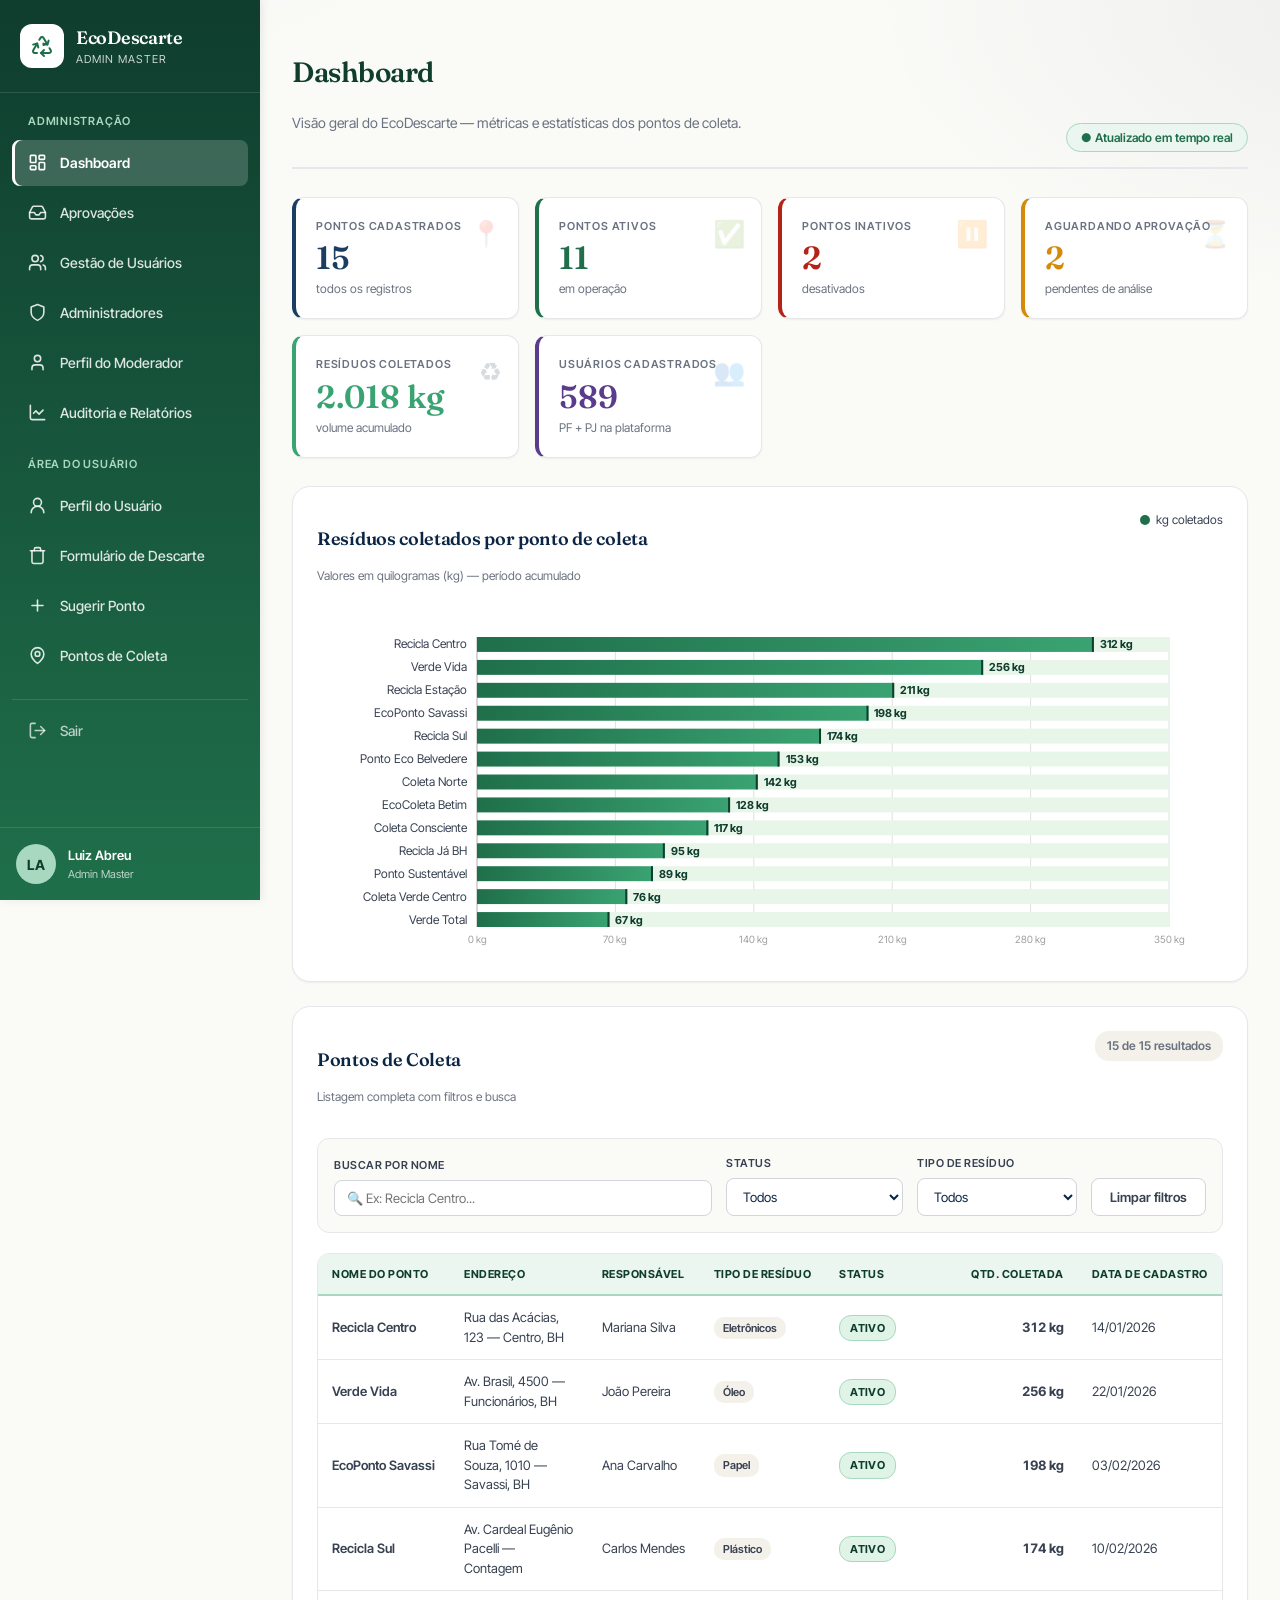
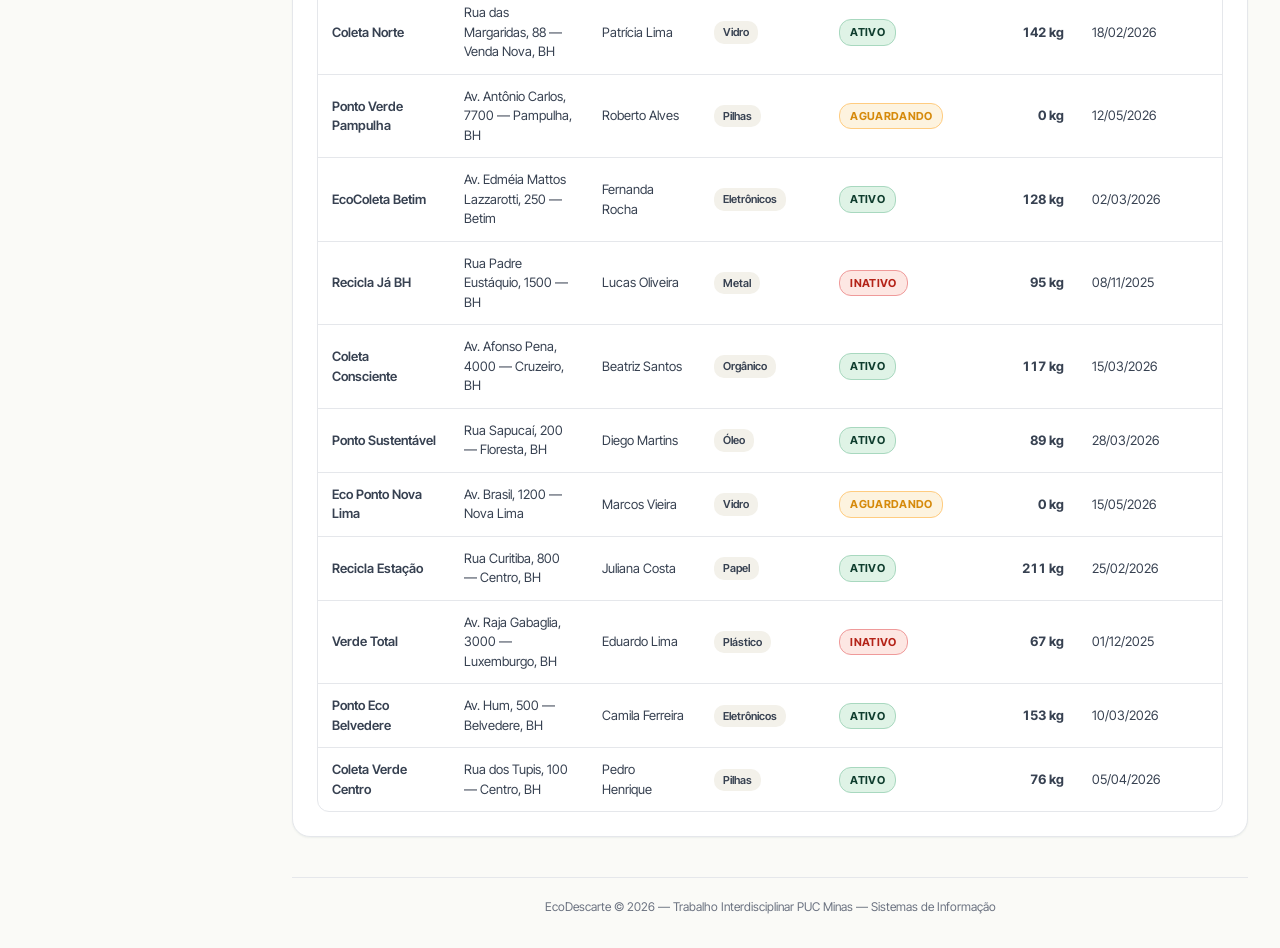
<file: index.html>
<!DOCTYPE html>
<html lang="pt-BR">
<head>
  <meta charset="UTF-8" />
  <meta name="viewport" content="width=device-width, initial-scale=1.0" />
  <title>EcoDescarte — Dashboard do Administrador Master</title>

  <!-- Tipografia: Fraunces (display) + Inter Tight (corpo) -->
  <link rel="preconnect" href="https://fonts.googleapis.com" />
  <link rel="preconnect" href="https://fonts.gstatic.com" crossorigin />
  <link
    href="https://fonts.googleapis.com/css2?family=Fraunces:opsz,wght@9..144,500;9..144,600;9..144,700&family=Inter+Tight:wght@400;500;600;700&display=swap"
    rel="stylesheet"
  />

  <!-- Identidade visual compartilhada + estilos da tela -->
  <link rel="stylesheet" href="assets/css/tokens.css" />
  <link rel="stylesheet" href="assets/css/dashboard.css" />
</head>
<body>

  <!-- Botão hambúrguer (mobile) -->
  <button id="btn-menu" class="btn-menu" aria-label="Abrir menu">
    <span></span><span></span><span></span>
  </button>

  <div class="layout">

    <!-- ============ MENU LATERAL ============ -->
    <aside class="sidebar" id="sidebar">
      <div class="brand">
        <div class="brand-logo" aria-hidden="true">
          <svg viewBox="0 0 24 24" fill="none" stroke="currentColor" stroke-width="2" stroke-linecap="round" stroke-linejoin="round">
            <path d="M7 19H4.815a1.83 1.83 0 0 1-1.57-.881 1.785 1.785 0 0 1-.004-1.784L7.196 9.5"/>
            <path d="M11 19h8.203a1.83 1.83 0 0 0 1.556-.89 1.784 1.784 0 0 0 0-1.775l-1.226-2.12"/>
            <path d="m14 16-3 3 3 3"/>
            <path d="M8.293 13.596 7.196 9.5 3.1 10.598"/>
            <path d="m9.344 5.811 1.093-1.892A1.83 1.83 0 0 1 12.001 3a1.78 1.78 0 0 1 1.564.908l3.392 5.8-3.598 1.225"/>
            <path d="m13.378 9.633 4.096 1.098 1.097-4.096"/>
          </svg>
        </div>
        <div>
          <div class="brand-name">EcoDescarte</div>
          <div class="brand-sub">Admin Master</div>
        </div>
      </div>

      <nav class="menu" aria-label="Navegação principal">
        <span class="menu-label">Administração</span>
        <a href="index.html" class="menu-item active" data-view="dashboard">
          <span class="menu-icon" aria-hidden="true">
            <svg viewBox="0 0 24 24" fill="none" stroke="currentColor" stroke-width="2" stroke-linecap="round" stroke-linejoin="round"><rect width="7" height="9" x="3" y="3" rx="1"/><rect width="7" height="5" x="14" y="3" rx="1"/><rect width="7" height="9" x="14" y="12" rx="1"/><rect width="7" height="5" x="3" y="16" rx="1"/></svg>
          </span> Dashboard
        </a>
        <a href="aprovacoes.html" class="menu-item" data-view="solicitacoes">
          <span class="menu-icon" aria-hidden="true">
            <svg viewBox="0 0 24 24" fill="none" stroke="currentColor" stroke-width="2" stroke-linecap="round" stroke-linejoin="round"><path d="M22 12h-6l-2 3h-4l-2-3H2"/><path d="M5.45 5.11 2 12v6a2 2 0 0 0 2 2h16a2 2 0 0 0 2-2v-6l-3.45-6.89A2 2 0 0 0 16.76 4H7.24a2 2 0 0 0-1.79 1.11z"/></svg>
          </span> Aprovações
        </a>
        <a href="gestao-usuarios.html" class="menu-item" data-view="usuarios">
          <span class="menu-icon" aria-hidden="true">
            <svg viewBox="0 0 24 24" fill="none" stroke="currentColor" stroke-width="2" stroke-linecap="round" stroke-linejoin="round"><path d="M16 21v-2a4 4 0 0 0-4-4H6a4 4 0 0 0-4 4v2"/><circle cx="9" cy="7" r="4"/><path d="M22 21v-2a4 4 0 0 0-3-3.87"/><path d="M16 3.13a4 4 0 0 1 0 7.75"/></svg>
          </span> Gestão de Usuários
        </a>
        <a href="gestao-administradores.html" class="menu-item" data-view="administradores">
          <span class="menu-icon" aria-hidden="true">
            <svg viewBox="0 0 24 24" fill="none" stroke="currentColor" stroke-width="2" stroke-linecap="round" stroke-linejoin="round"><path d="M12 22s8-4 8-10V5l-8-3-8 3v7c0 6 8 10 8 10z"/></svg>
          </span> Administradores
        </a>
        <a href="perfil-moderador.html" class="menu-item" data-view="perfil-moderador">
          <span class="menu-icon" aria-hidden="true">
            <svg viewBox="0 0 24 24" fill="none" stroke="currentColor" stroke-width="2" stroke-linecap="round" stroke-linejoin="round"><path d="M19 21v-2a4 4 0 0 0-4-4H9a4 4 0 0 0-4 4v2"/><circle cx="12" cy="7" r="4"/></svg>
          </span> Perfil do Moderador
        </a>
        <a href="auditoria.html" class="menu-item" data-view="relatorios">
          <span class="menu-icon" aria-hidden="true">
            <svg viewBox="0 0 24 24" fill="none" stroke="currentColor" stroke-width="2" stroke-linecap="round" stroke-linejoin="round"><path d="M3 3v16a2 2 0 0 0 2 2h16"/><path d="m19 9-5 5-4-4-3 3"/></svg>
          </span> Auditoria e Relatórios
        </a>

        <span class="menu-label">Área do Usuário</span>
        <a href="perfil-usuario.html" class="menu-item" data-view="perfil-usuario">
          <span class="menu-icon" aria-hidden="true">
            <svg viewBox="0 0 24 24" fill="none" stroke="currentColor" stroke-width="2" stroke-linecap="round" stroke-linejoin="round"><circle cx="12" cy="8" r="5"/><path d="M20 21a8 8 0 0 0-16 0"/></svg>
          </span> Perfil do Usuário
        </a>
        <a href="formulario-descarte.html" class="menu-item" data-view="descartar">
          <span class="menu-icon" aria-hidden="true">
            <svg viewBox="0 0 24 24" fill="none" stroke="currentColor" stroke-width="2" stroke-linecap="round" stroke-linejoin="round"><path d="M3 6h18"/><path d="M19 6v14a2 2 0 0 1-2 2H7a2 2 0 0 1-2-2V6"/><path d="M8 6V4a2 2 0 0 1 2-2h4a2 2 0 0 1 2 2v2"/></svg>
          </span> Formulário de Descarte
        </a>
        <a href="formulario-sugestao.html" class="menu-item" data-view="sugerir">
          <span class="menu-icon" aria-hidden="true">
            <svg viewBox="0 0 24 24" fill="none" stroke="currentColor" stroke-width="2" stroke-linecap="round" stroke-linejoin="round"><path d="M12 5v14"/><path d="M5 12h14"/></svg>
          </span> Sugerir Ponto
        </a>
        <a href="pontos-coleta.html" class="menu-item" data-view="pontos">
          <span class="menu-icon" aria-hidden="true">
            <svg viewBox="0 0 24 24" fill="none" stroke="currentColor" stroke-width="2" stroke-linecap="round" stroke-linejoin="round"><path d="M20 10c0 6-8 12-8 12s-8-6-8-12a8 8 0 0 1 16 0Z"/><circle cx="12" cy="10" r="3"/></svg>
          </span> Pontos de Coleta
        </a>

        <a href="#" class="menu-item sair" data-view="sair">
          <span class="menu-icon" aria-hidden="true">
            <svg viewBox="0 0 24 24" fill="none" stroke="currentColor" stroke-width="2" stroke-linecap="round" stroke-linejoin="round"><path d="M9 21H5a2 2 0 0 1-2-2V5a2 2 0 0 1 2-2h4"/><polyline points="16 17 21 12 16 7"/><line x1="21" x2="9" y1="12" y2="12"/></svg>
          </span> Sair
        </a>
      </nav>

      <div class="sidebar-footer">
        <div class="user-mini">
          <div class="user-avatar">LA</div>
          <div>
            <div class="user-name">Luiz Abreu</div>
            <div class="user-role">Admin Master</div>
          </div>
        </div>
      </div>
    </aside>

    <!-- Overlay (mobile) -->
    <div class="overlay" id="overlay"></div>

    <!-- ============ CONTEÚDO PRINCIPAL ============ -->
    <main class="main">

      <!-- Cabeçalho -->
      <header class="page-header">
        <div>
          <h1>Dashboard</h1>
          <p class="subtitle">Visão geral do EcoDescarte — métricas e estatísticas dos pontos de coleta.</p>
        </div>
        <div class="header-actions">
          <span class="badge-live">● Atualizado em tempo real</span>
        </div>
      </header>

      <!-- ============ CARDS DE MÉTRICAS ============ -->
      <section class="cards-grid" id="cards-grid" aria-label="Cards de métricas">
        <!-- Preenchido via JS -->
      </section>

      <!-- ============ GRÁFICO ============ -->
      <section class="card chart-card">
        <header class="card-head">
          <div>
            <h2>Resíduos coletados por ponto de coleta</h2>
            <p class="card-sub">Valores em quilogramas (kg) — período acumulado</p>
          </div>
          <div class="chart-legend">
            <span class="legend-dot"></span> kg coletados
          </div>
        </header>
        <div class="chart-wrapper">
          <canvas id="grafico-pontos" width="800" height="320" role="img"
                  aria-label="Gráfico de barras horizontais com o total de resíduos coletados por ponto de coleta"></canvas>
        </div>
      </section>

      <!-- ============ FILTROS + TABELA ============ -->
      <section class="card" id="pontos-coleta">
        <header class="card-head">
          <div>
            <h2>Pontos de Coleta</h2>
            <p class="card-sub">Listagem completa com filtros e busca</p>
          </div>
          <div class="result-counter">
            <span id="contador">0</span> de <span id="total">0</span> resultados
          </div>
        </header>

        <div class="filters">
          <div class="filter-group filter-search">
            <label for="busca">Buscar por nome</label>
            <input type="text" id="busca" placeholder="🔍 Ex: Recicla Centro..." autocomplete="off" />
          </div>
          <div class="filter-group">
            <label for="filtro-status">Status</label>
            <select id="filtro-status">
              <option value="">Todos</option>
              <option value="ativo">Ativo</option>
              <option value="inativo">Inativo</option>
              <option value="aguardando">Aguardando aprovação</option>
            </select>
          </div>
          <div class="filter-group">
            <label for="filtro-tipo">Tipo de resíduo</label>
            <select id="filtro-tipo">
              <option value="">Todos</option>
              <option value="Eletrônicos">Eletrônicos</option>
              <option value="Vidro">Vidro</option>
              <option value="Papel">Papel</option>
              <option value="Plástico">Plástico</option>
              <option value="Pilhas">Pilhas e baterias</option>
              <option value="Óleo">Óleo de cozinha</option>
              <option value="Orgânico">Orgânico</option>
              <option value="Metal">Metal</option>
            </select>
          </div>
          <button id="btn-limpar" class="btn-secondary">Limpar filtros</button>
        </div>

        <div class="table-wrapper">
          <table class="data-table">
            <thead>
              <tr>
                <th scope="col">Nome do Ponto</th>
                <th scope="col">Endereço</th>
                <th scope="col">Responsável</th>
                <th scope="col">Tipo de Resíduo</th>
                <th scope="col">Status</th>
                <th scope="col">Qtd. Coletada</th>
                <th scope="col">Data de Cadastro</th>
              </tr>
            </thead>
            <tbody id="tabela-pontos">
              <!-- preenchido via JS -->
            </tbody>
          </table>
          <div id="vazio" class="empty-state" style="display:none;">
            <p>🔍 Nenhum ponto encontrado com os filtros aplicados.</p>
          </div>
        </div>
      </section>

      <footer class="page-footer">
        EcoDescarte © 2026 — Trabalho Interdisciplinar PUC Minas — Sistemas de Informação
      </footer>
    </main>
  </div>

  <!-- Pilha de notificações (toasts) -->
  <div class="toast-stack" id="toast-stack" aria-live="polite" aria-atomic="true"></div>

  <script src="assets/js/dashboard.js"></script>
</body>
</html>
</file>
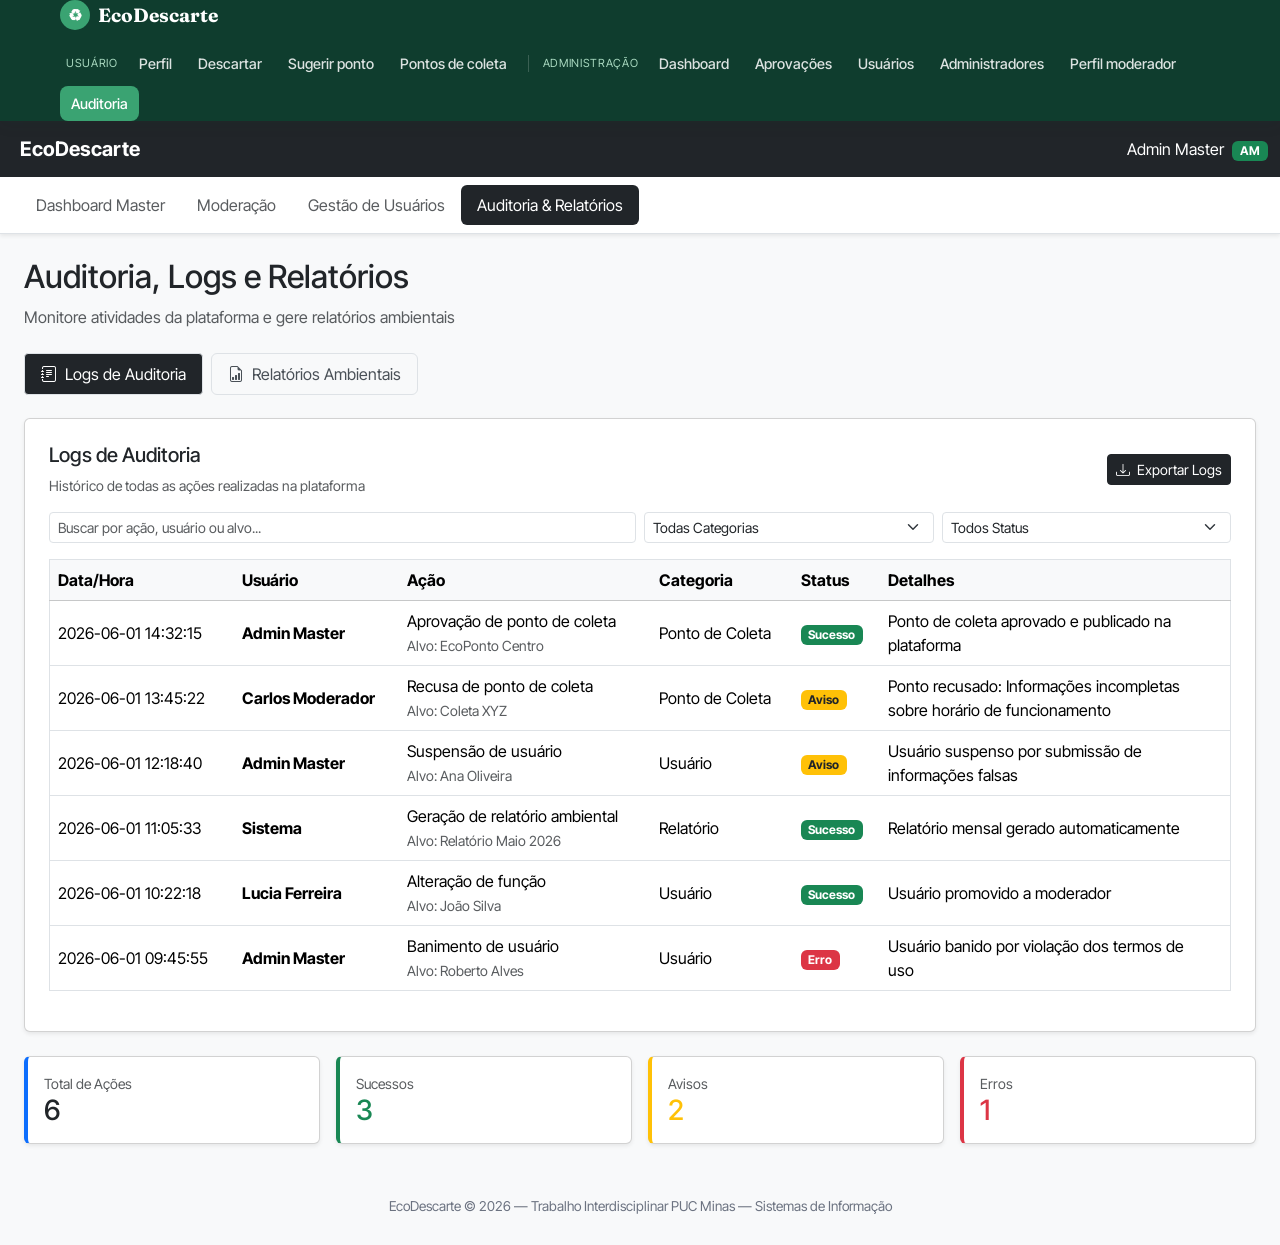
<file: auditoria.html>
<!DOCTYPE html>
<html lang="pt-BR">
<head>
  <meta charset="UTF-8" />
  <meta name="viewport" content="width=device-width, initial-scale=1.0" />
  <title>EcoDescarte — Auditoria, Logs e Relatórios</title>
  <link href="https://cdn.jsdelivr.net/npm/bootstrap@5.3.3/dist/css/bootstrap.min.css" rel="stylesheet" />
  <link rel="stylesheet" href="https://cdn.jsdelivr.net/npm/bootstrap-icons@1.11.2/font/bootstrap-icons.css" />
  <link rel="preconnect" href="https://fonts.googleapis.com" />
  <link rel="preconnect" href="https://fonts.gstatic.com" crossorigin />
  <link href="https://fonts.googleapis.com/css2?family=Fraunces:opsz,wght@9..144,500;9..144,600;9..144,700&family=Inter+Tight:wght@400;500;600;700&display=swap" rel="stylesheet" />
  <link rel="stylesheet" href="assets/css/tokens.css" />
  <link rel="stylesheet" href="assets/css/eco-nav.css" />
  <link rel="stylesheet" href="assets/css/auditoria.css" />
</head>
<body>
  <nav class="eco-topnav" aria-label="Navegação principal">
    <div class="eco-topnav__inner">
      <a class="eco-topnav__brand" href="index.html"><span class="eco-topnav__logo">♻</span> EcoDescarte</a>
      <button class="eco-topnav__toggle" aria-label="Abrir ou fechar menu" onclick="this.parentElement.querySelector('.eco-topnav__links').classList.toggle('is-open')">☰</button>
      <div class="eco-topnav__links">
        <span class="eco-topnav__group">Usuário</span>
        <a href="perfil-usuario.html">Perfil</a>
        <a href="formulario-descarte.html">Descartar</a>
        <a href="formulario-sugestao.html">Sugerir ponto</a>
        <a href="pontos-coleta.html">Pontos de coleta</a>
        <span class="eco-topnav__group">Administração</span>
        <a href="index.html">Dashboard</a>
        <a href="aprovacoes.html">Aprovações</a>
        <a href="gestao-usuarios.html">Usuários</a>
        <a href="gestao-administradores.html">Administradores</a>
        <a href="perfil-moderador.html">Perfil moderador</a>
        <a href="auditoria.html" class="is-active" aria-current="page">Auditoria</a>
      </div>
    </div>
  </nav>

    <nav class="navbar navbar-expand-lg navbar-dark bg-dark">
      <div class="container-fluid">
        <a class="navbar-brand d-flex align-items-center" href="index.html">
          <i class="bi bi-leaf text-success me-2"></i>
          <strong>EcoDescarte</strong>
        </a>
        <span class="navbar-text ms-auto text-white">
          Admin Master <span class="badge bg-success ms-1">AM</span>
        </span>
      </div>
    </nav>

    <div class="bg-white border-bottom shadow-sm mb-4">
      <div class="container-fluid">
        <ul class="nav p-2">
          <li class="nav-item">
            <a class="nav-link text-muted" href="index.html">Dashboard Master</a>
          </li>
          <li class="nav-item">
            <a class="nav-link text-muted" href="aprovacoes.html">Moderação</a>
          </li>
          <li class="nav-item">
            <a class="nav-link text-muted" href="gestao-usuarios.html">Gestão de Usuários</a>
          </li>
          <li class="nav-item">
            <a class="nav-link active bg-dark text-white rounded" href="auditoria.html"
              >Auditoria & Relatórios</a
            >
          </li>
        </ul>
      </div>
    </div>

    <div class="container-fluid px-4">
      <div class="mb-4">
        <h2>Auditoria, Logs e Relatórios</h2>
        <p class="text-muted">
          Monitore atividades da plataforma e gere relatórios ambientais
        </p>
      </div>

      <ul class="nav nav-tabs mb-4 border-0" id="AbasAbstratas" role="tablist">
        <li class="nav-item" role="presentation">
          <button
            class="nav-link active me-2 border btn btn-light"
            id="aba-logs-tab"
            data-bs-toggle="tab"
            data-bs-target="#aba-logs"
            type="button"
            role="tab"
          >
            <i class="bi bi-journal-text me-1"></i> Logs de Auditoria
          </button>
        </li>
        <li class="nav-item" role="presentation">
          <button
            class="nav-link border btn btn-light"
            id="aba-relatorios-tab"
            data-bs-toggle="tab"
            data-bs-target="#aba-relatorios"
            type="button"
            role="tab"
          >
            <i class="bi bi-file-earmark-bar-graph me-1"></i> Relatórios
            Ambientais
          </button>
        </li>
      </ul>

      <div class="tab-content" id="conteudoAbas">
        <div class="tab-pane fade show active" id="aba-logs" role="tabpanel">
          <div class="card p-4 shadow-sm mb-4">
            <div
              class="d-flex justify-content-between align-items-center mb-3 flex-wrap gap-2"
            >
              <div>
                <h5>Logs de Auditoria</h5>
                <p class="text-muted small m-0">
                  Histórico de todas as ações realizadas na plataforma
                </p>
              </div>
              <button
                class="btn btn-dark btn-sm"
                onclick="exportarMensagem('Logs')"
              >
                <i class="bi bi-download me-1"></i> Exportar Logs
              </button>
            </div>

            <div class="row g-2 mb-3">
              <div class="col-md-6">
                <input
                  type="text"
                  id="campo-busca"
                  class="form-control form-control-sm"
                  placeholder="Buscar por ação, usuário ou alvo..."
                  oninput="filtrarLogs()"
                />
              </div>
              <div class="col-md-3">
                <select class="form-select form-select-sm">
                  <option>Todas Categorias</option>
                </select>
              </div>
              <div class="col-md-3">
                <select class="form-select form-select-sm">
                  <option>Todos Status</option>
                </select>
              </div>
            </div>

            <div class="table-responsive">
              <table class="table table-hover align-middle border text-nowrap">
                <thead class="table-light">
                  <tr>
                    <th>Data/Hora</th>
                    <th>Usuário</th>
                    <th>Ação</th>
                    <th>Categoria</th>
                    <th>Status</th>
                    <th>Detalhes</th>
                  </tr>
                </thead>
                <tbody id="tabela-logs-corpo"></tbody>
              </table>
            </div>
          </div>

          <div class="row g-3 mb-4">
            <div class="col-md-3">
              <div class="card p-3 shadow-sm card-resumo">
                <div class="text-muted small">Total de Ações</div>
                <h3 id="total-acoes" class="m-0">0</h3>
              </div>
            </div>
            <div class="col-md-3">
              <div class="card p-3 shadow-sm card-resumo card-sucesso">
                <div class="text-muted small">Sucessos</div>
                <h3 id="total-sucessos" class="m-0 text-success">0</h3>
              </div>
            </div>
            <div class="col-md-3">
              <div class="card p-3 shadow-sm card-resumo card-aviso">
                <div class="text-muted small">Avisos</div>
                <h3 id="total-avisos" class="m-0 text-warning">0</h3>
              </div>
            </div>
            <div class="col-md-3">
              <div class="card p-3 shadow-sm card-resumo card-erro">
                <div class="text-muted small">Erros</div>
                <h3 id="total-erros" class="m-0 text-danger">0</h3>
              </div>
            </div>
          </div>
        </div>

        <div class="tab-pane fade" id="aba-relatorios" role="tabpanel">
          <div class="card p-4 shadow-sm mb-4">
            <h5>Relatórios Ambientais</h5>
            <p class="text-muted small mb-4">
              Impacto ambiental da plataforma e métricas de sustentabilidade
            </p>

            <div id="lista-relatorios" class="d-flex flex-column gap-4"></div>
          </div>
        </div>
      </div>
    </div>

    
    
  
  <footer class="eco-footer">EcoDescarte © 2026 — Trabalho Interdisciplinar PUC Minas — Sistemas de Informação</footer>

  <script src="https://cdn.jsdelivr.net/npm/bootstrap@5.3.3/dist/js/bootstrap.bundle.min.js"></script>
  <script src="assets/js/auditoria.js"></script>
</body>
</html>
</file>
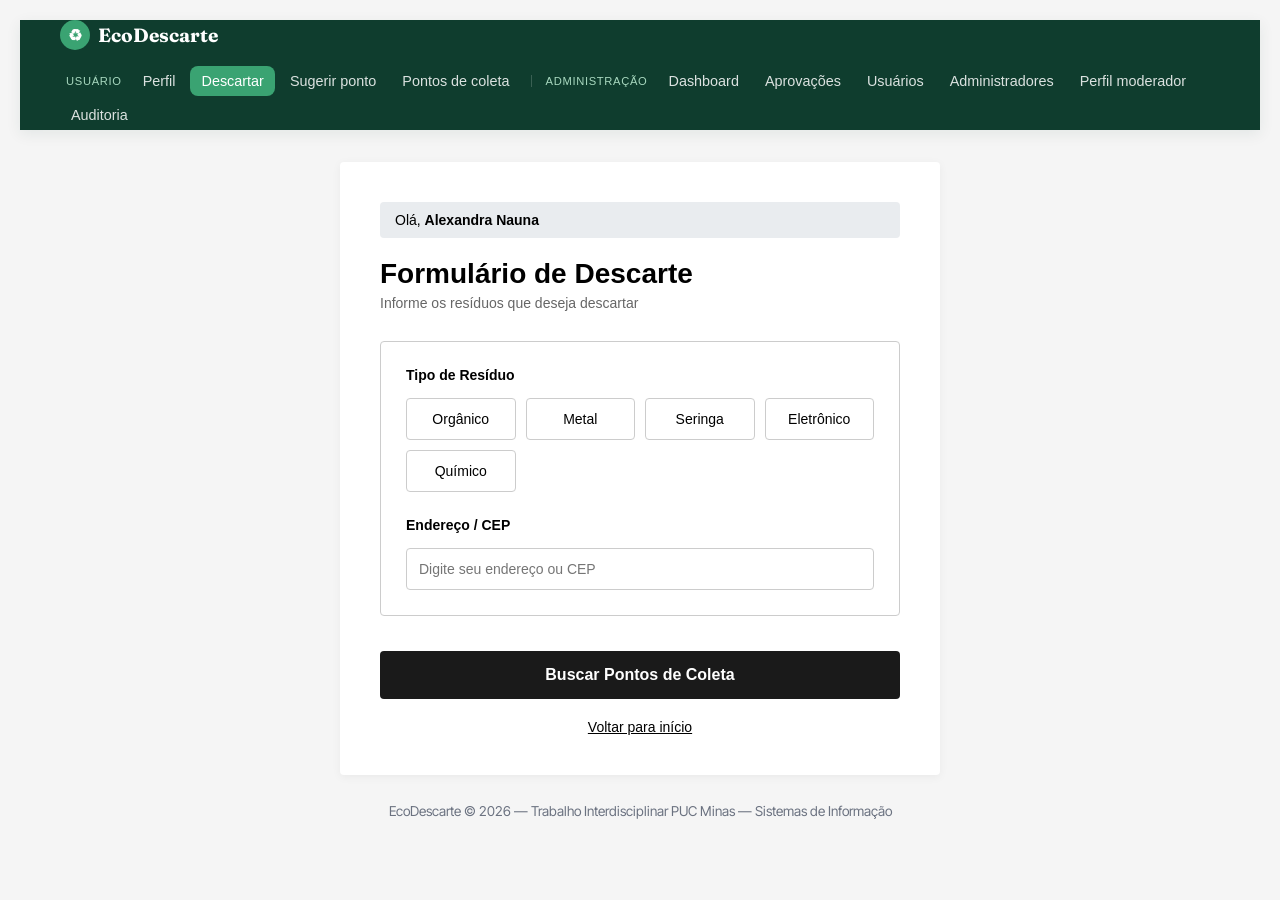
<file: formulario-descarte.html>
<!DOCTYPE html>
<html lang="pt-BR">
<head>
  <meta charset="UTF-8" />
  <meta name="viewport" content="width=device-width, initial-scale=1.0" />
  <title>EcoDescarte — Formulário de Descarte</title>
  <link rel="preconnect" href="https://fonts.googleapis.com" />
  <link rel="preconnect" href="https://fonts.gstatic.com" crossorigin />
  <link href="https://fonts.googleapis.com/css2?family=Fraunces:opsz,wght@9..144,500;9..144,600;9..144,700&family=Inter+Tight:wght@400;500;600;700&display=swap" rel="stylesheet" />
  <link rel="stylesheet" href="assets/css/tokens.css" />
  <link rel="stylesheet" href="assets/css/eco-nav.css" />
  <link rel="stylesheet" href="assets/css/formulario-descarte.css" />
</head>
<body>
  <nav class="eco-topnav" aria-label="Navegação principal">
    <div class="eco-topnav__inner">
      <a class="eco-topnav__brand" href="index.html"><span class="eco-topnav__logo">♻</span> EcoDescarte</a>
      <button class="eco-topnav__toggle" aria-label="Abrir ou fechar menu" onclick="this.parentElement.querySelector('.eco-topnav__links').classList.toggle('is-open')">☰</button>
      <div class="eco-topnav__links">
        <span class="eco-topnav__group">Usuário</span>
        <a href="perfil-usuario.html">Perfil</a>
        <a href="formulario-descarte.html" class="is-active" aria-current="page">Descartar</a>
        <a href="formulario-sugestao.html">Sugerir ponto</a>
        <a href="pontos-coleta.html">Pontos de coleta</a>
        <span class="eco-topnav__group">Administração</span>
        <a href="index.html">Dashboard</a>
        <a href="aprovacoes.html">Aprovações</a>
        <a href="gestao-usuarios.html">Usuários</a>
        <a href="gestao-administradores.html">Administradores</a>
        <a href="perfil-moderador.html">Perfil moderador</a>
        <a href="auditoria.html">Auditoria</a>
      </div>
    </div>
  </nav>

    <div id="screen-form" class="container">
      <div class="user-session-info">
        <span>Olá, <strong id="session-user-name">Usuário</strong></span>
      </div>

      <h1>Formulário de Descarte</h1>
      <p class="subtitle">Informe os resíduos que deseja descartar</p>

      <div id="form-error" class="alert hidden">
        Por favor, selecione um tipo de resíduo e preencha o endereço/CEP!
      </div>

      <div class="form-group">
        <div class="mb-25">
          <label>Tipo de Resíduo</label>
          <div class="residue-grid">
            <button
              class="residue-btn"
              onclick="selectResidue(this, 'Orgânico')"
            >
              Orgânico
            </button>
            <button class="residue-btn" onclick="selectResidue(this, 'Metal')">
              Metal
            </button>
            <button
              class="residue-btn"
              onclick="selectResidue(this, 'Seringa')"
            >
              Seringa
            </button>
            <button
              class="residue-btn"
              onclick="selectResidue(this, 'Eletrônico')"
            >
              Eletrônico
            </button>
            <button
              class="residue-btn"
              onclick="selectResidue(this, 'Químico')"
            >
              Químico
            </button>
          </div>
        </div>

        <div>
          <label for="user-address">Endereço / CEP</label>
          <input
            type="text"
            id="user-address"
            class="input-text"
            placeholder="Digite seu endereço ou CEP"
          />
        </div>
      </div>

      <button class="btn-submit" onclick="handleSearchPoints()">
        Buscar Pontos de Coleta
      </button>
      <span
        class="link-navigation"
        onclick="window.location.href='index.html'"
        >Voltar para início</span
      >
    </div>

    <div id="screen-results" class="container hidden">
      <h1>Pontos de Coleta Encontrados</h1>
      <p class="subtitle">
        Locais próximos para o descarte de
        <strong id="result-residue-type">...</strong>
      </p>

      <div class="results-box">
        <div class="point-item">
          <h3>Ecoponto Central EccoDescarte</h3>
          <p>
            <strong>Endereço de Busca solicitado:</strong>
            <span id="result-user-address">...</span>
          </p>
          <p class="status-green">● Disponível para recebimento imediato</p>
        </div>
        <div class="point-item">
          <h3>Posto de Coleta Bairro Verde</h3>
          <p>Funcionamento: Segunda a Sexta, das 08h às 17h</p>
        </div>
      </div>

      <button class="btn-submit" onclick="switchScreen('screen-form')">
        Nova Busca
      </button>
    </div>

    
  
  <footer class="eco-footer">EcoDescarte © 2026 — Trabalho Interdisciplinar PUC Minas — Sistemas de Informação</footer>

  <script src="assets/js/formulario-descarte.js"></script>
</body>
</html>
</file>
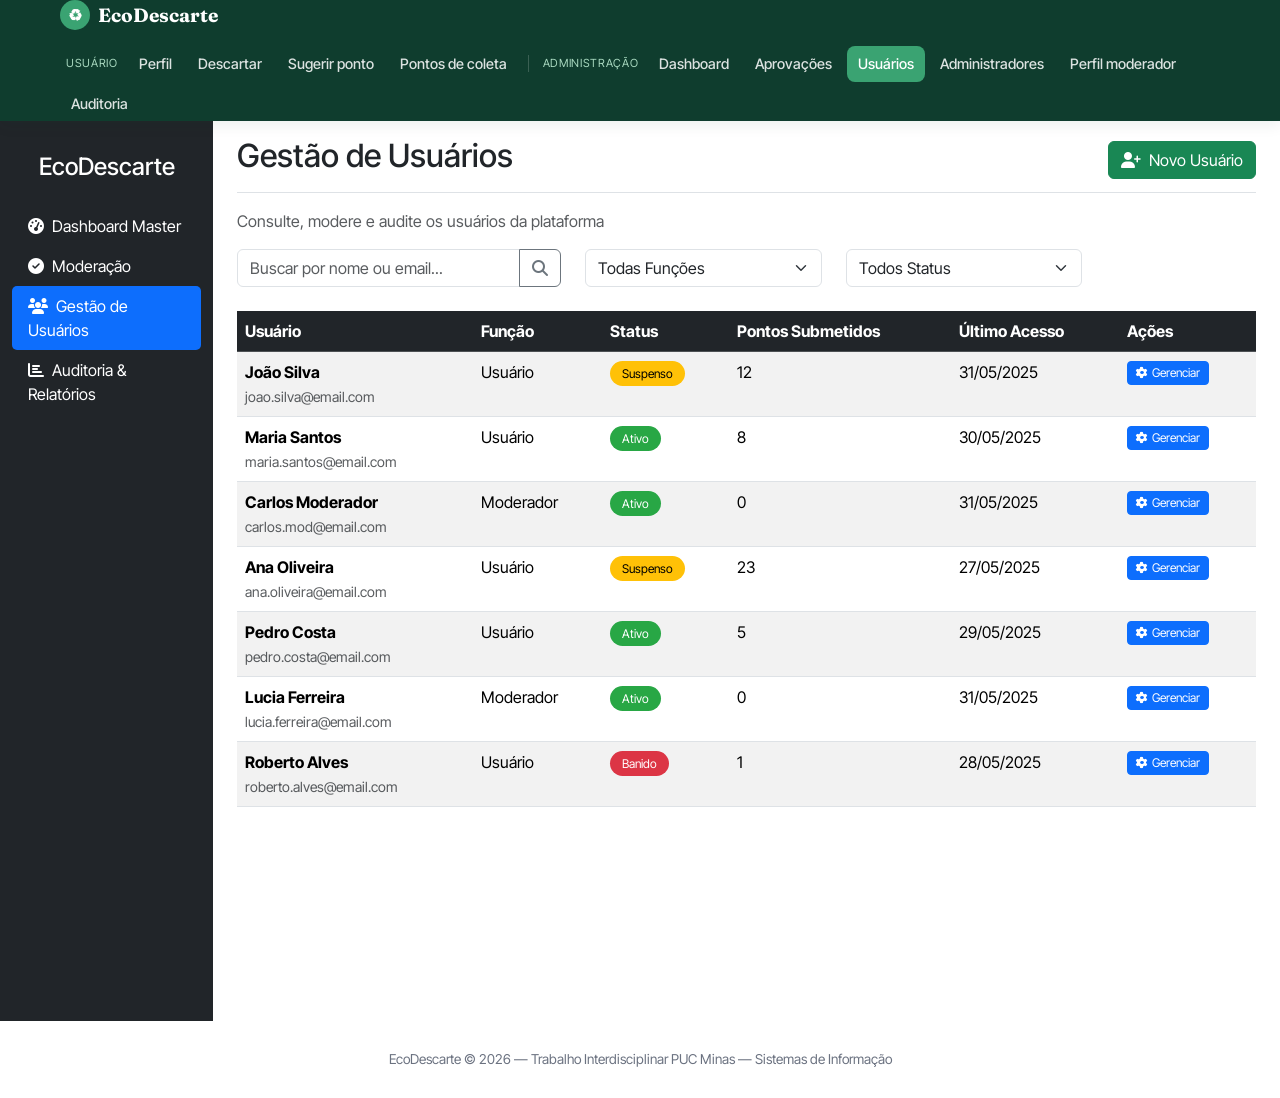
<file: gestao-usuarios.html>
<!DOCTYPE html>
<html lang="pt-BR">
<head>
  <meta charset="UTF-8" />
  <meta name="viewport" content="width=device-width, initial-scale=1.0" />
  <title>EcoDescarte — Gestão de Usuários</title>
  <link href="https://cdn.jsdelivr.net/npm/bootstrap@5.3.3/dist/css/bootstrap.min.css" rel="stylesheet" />
  <link rel="stylesheet" href="https://cdnjs.cloudflare.com/ajax/libs/font-awesome/6.4.0/css/all.min.css" />
  <link rel="preconnect" href="https://fonts.googleapis.com" />
  <link rel="preconnect" href="https://fonts.gstatic.com" crossorigin />
  <link href="https://fonts.googleapis.com/css2?family=Fraunces:opsz,wght@9..144,500;9..144,600;9..144,700&family=Inter+Tight:wght@400;500;600;700&display=swap" rel="stylesheet" />
  <link rel="stylesheet" href="assets/css/tokens.css" />
  <link rel="stylesheet" href="assets/css/eco-nav.css" />
  <link rel="stylesheet" href="assets/css/gestao-usuarios.css" />
</head>
<body>
  <nav class="eco-topnav" aria-label="Navegação principal">
    <div class="eco-topnav__inner">
      <a class="eco-topnav__brand" href="index.html"><span class="eco-topnav__logo">♻</span> EcoDescarte</a>
      <button class="eco-topnav__toggle" aria-label="Abrir ou fechar menu" onclick="this.parentElement.querySelector('.eco-topnav__links').classList.toggle('is-open')">☰</button>
      <div class="eco-topnav__links">
        <span class="eco-topnav__group">Usuário</span>
        <a href="perfil-usuario.html">Perfil</a>
        <a href="formulario-descarte.html">Descartar</a>
        <a href="formulario-sugestao.html">Sugerir ponto</a>
        <a href="pontos-coleta.html">Pontos de coleta</a>
        <span class="eco-topnav__group">Administração</span>
        <a href="index.html">Dashboard</a>
        <a href="aprovacoes.html">Aprovações</a>
        <a href="gestao-usuarios.html" class="is-active" aria-current="page">Usuários</a>
        <a href="gestao-administradores.html">Administradores</a>
        <a href="perfil-moderador.html">Perfil moderador</a>
        <a href="auditoria.html">Auditoria</a>
      </div>
    </div>
  </nav>

    <div class="container-fluid">
        <div class="row">
            <nav class="col-md-2 d-none d-md-block bg-dark sidebar" style="min-height: 100vh;">
                <div class="position-sticky pt-3">
                    <h4 class="text-white text-center py-3">EcoDescarte</h4>
                    <ul class="nav flex-column">
                        <li class="nav-item">
                            <a class="nav-link text-white" href="index.html">
                                <i class="fas fa-tachometer-alt me-2"></i>Dashboard Master
                            </a>
                        </li>
                        <li class="nav-item">
                            <a class="nav-link text-white" href="aprovacoes.html">
                                <i class="fas fa-check-circle me-2"></i>Moderação
                            </a>
                        </li>
                        <li class="nav-item">
                            <a class="nav-link text-white active" href="gestao-usuarios.html">
                                <i class="fas fa-users me-2"></i>Gestão de Usuários
                            </a>
                        </li>
                        <li class="nav-item">
                            <a class="nav-link text-white" href="auditoria.html">
                                <i class="fas fa-chart-bar me-2"></i>Auditoria & Relatórios
                            </a>
                        </li>
                    </ul>
                </div>
            </nav>

            <main class="col-md-10 ms-sm-auto px-md-4">
                <div class="d-flex justify-content-between flex-wrap flex-md-nowrap align-items-center pt-3 pb-2 mb-3 border-bottom">
                    <h1 class="h2">Gestão de Usuários</h1>
                    <button class="btn btn-success" id="btnNovoUsuario">
                        <i class="fas fa-user-plus me-2"></i>Novo Usuário
                    </button>
                </div>

                <p class="text-muted">Consulte, modere e audite os usuários da plataforma</p>

                <div class="row mb-4">
                    <div class="col-md-4">
                        <div class="input-group">
                            <input type="text" class="form-control" id="searchInput" placeholder="Buscar por nome ou email...">
                            <button class="btn btn-outline-secondary" id="btnPesquisar">
                                <i class="fas fa-search"></i>
                            </button>
                        </div>
                    </div>
                    <div class="col-md-3">
                        <select class="form-select" id="filtroFuncao">
                            <option value="todos">Todas Funções</option>
                            <option value="Usuário">Usuário</option>
                            <option value="Moderador">Moderador</option>
                        </select>
                    </div>
                    <div class="col-md-3">
                        <select class="form-select" id="filtroStatus">
                            <option value="todos">Todos Status</option>
                            <option value="Ativo">Ativo</option>
                            <option value="Suspenso">Suspenso</option>
                            <option value="Banido">Banido</option>
                        </select>
                    </div>
                </div>

                <div class="table-responsive">
                    <table class="table table-striped table-hover" id="tabelaUsuarios">
                        <thead class="table-dark">
                            <tr>
                                <th>Usuário</th>
                                <th>Função</th>
                                <th>Status</th>
                                <th>Pontos Submetidos</th>
                                <th>Último Acesso</th>
                                <th>Ações</th>
                            </tr>
                        </thead>
                        <tbody id="corpoTabela"></tbody>
                    </table>
                </div>

                <nav aria-label="Navegação de páginas">
                    <ul class="pagination justify-content-center" id="paginacao"></ul>
                </nav>
            </main>
        </div>
    </div>

    <div class="modal fade" id="modalGerenciar" tabindex="-1">
        <div class="modal-dialog modal-lg">
            <div class="modal-content">
                <div class="modal-header">
                    <h5 class="modal-title" id="modalTitulo">Gerenciar Usuário</h5>
                    <button type="button" class="btn-close" data-bs-dismiss="modal"></button>
                </div>
                <div class="modal-body" id="modalBody"></div>
                <div class="modal-footer">
                    <button type="button" class="btn btn-secondary" data-bs-dismiss="modal">Fechar</button>
                </div>
            </div>
        </div>
    </div>

    <div class="modal fade" id="modalNovoUsuario" tabindex="-1">
        <div class="modal-dialog">
            <div class="modal-content">
                <div class="modal-header">
                    <h5 class="modal-title">Cadastrar Novo Usuário</h5>
                    <button type="button" class="btn-close" data-bs-dismiss="modal"></button>
                </div>
                <form id="formNovoUsuario">
                    <div class="modal-body">
                        <div class="mb-3">
                            <label for="nomeUsuario" class="form-label">Nome</label>
                            <input type="text" class="form-control" id="nomeUsuario" required>
                        </div>
                        <div class="mb-3">
                            <label for="emailUsuario" class="form-label">Email</label>
                            <input type="email" class="form-control" id="emailUsuario" required>
                        </div>
                        <div class="mb-3">
                            <label for="funcaoUsuario" class="form-label">Função</label>
                            <select class="form-select" id="funcaoUsuario">
                                <option value="Usuário">Usuário</option>
                                <option value="Moderador">Moderador</option>
                            </select>
                        </div>
                    </div>
                    <div class="modal-footer">
                        <button type="button" class="btn btn-secondary" data-bs-dismiss="modal">Cancelar</button>
                        <button type="submit" class="btn btn-success">Cadastrar</button>
                    </div>
                </form>
            </div>
        </div>
    </div>

    
    
  <footer class="eco-footer">EcoDescarte © 2026 — Trabalho Interdisciplinar PUC Minas — Sistemas de Informação</footer>

  <script src="https://cdn.jsdelivr.net/npm/bootstrap@5.3.3/dist/js/bootstrap.bundle.min.js"></script>
  <script src="assets/js/gestao-usuarios.js"></script>
</body>
</html>
</file>
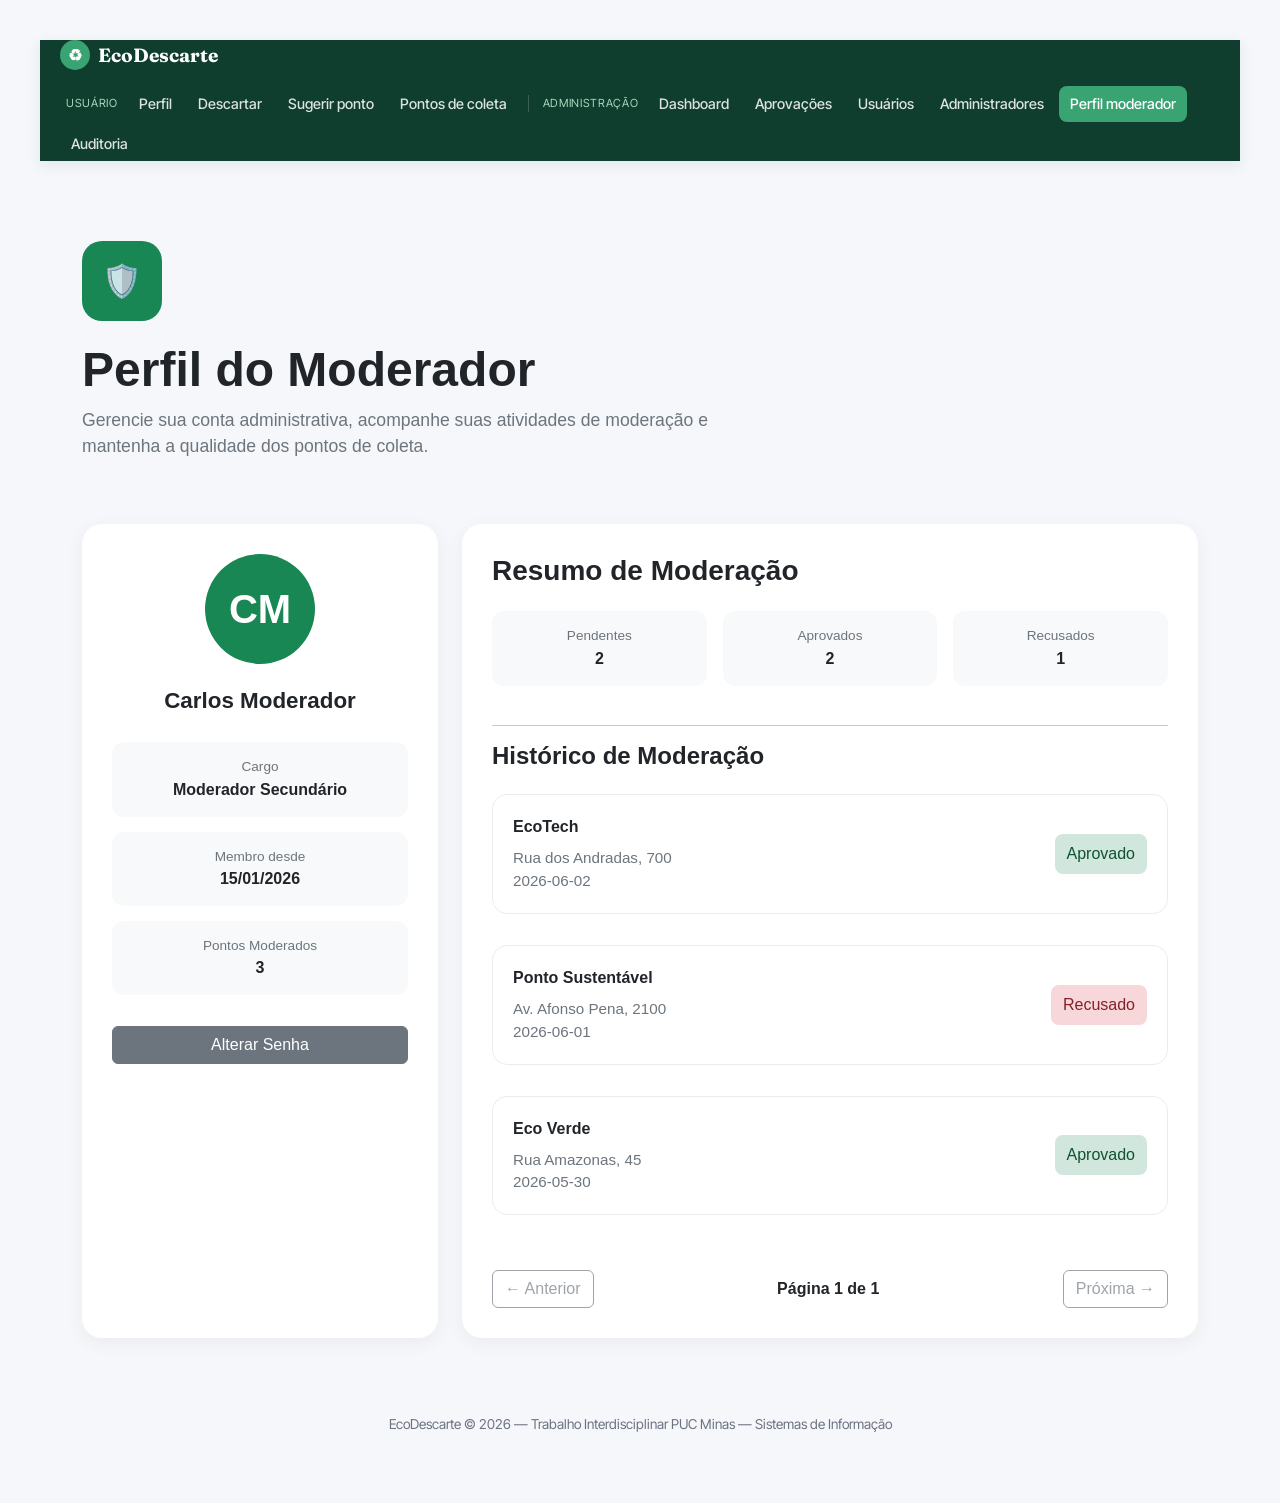
<file: perfil-moderador.html>
<!DOCTYPE html>
<html lang="pt-BR">
<head>
  <meta charset="UTF-8" />
  <meta name="viewport" content="width=device-width, initial-scale=1.0" />
  <title>EcoDescarte — Perfil do Moderador</title>
  <link href="https://cdn.jsdelivr.net/npm/bootstrap@5.3.3/dist/css/bootstrap.min.css" rel="stylesheet" />
  <link rel="preconnect" href="https://fonts.googleapis.com" />
  <link rel="preconnect" href="https://fonts.gstatic.com" crossorigin />
  <link href="https://fonts.googleapis.com/css2?family=Fraunces:opsz,wght@9..144,500;9..144,600;9..144,700&family=Inter+Tight:wght@400;500;600;700&display=swap" rel="stylesheet" />
  <link rel="stylesheet" href="assets/css/tokens.css" />
  <link rel="stylesheet" href="assets/css/eco-nav.css" />
  <link rel="stylesheet" href="assets/css/perfil-moderador.css" />
</head>
<body onload="inicializarPerfilModerador()">
  <nav class="eco-topnav" aria-label="Navegação principal">
    <div class="eco-topnav__inner">
      <a class="eco-topnav__brand" href="index.html"><span class="eco-topnav__logo">♻</span> EcoDescarte</a>
      <button class="eco-topnav__toggle" aria-label="Abrir ou fechar menu" onclick="this.parentElement.querySelector('.eco-topnav__links').classList.toggle('is-open')">☰</button>
      <div class="eco-topnav__links">
        <span class="eco-topnav__group">Usuário</span>
        <a href="perfil-usuario.html">Perfil</a>
        <a href="formulario-descarte.html">Descartar</a>
        <a href="formulario-sugestao.html">Sugerir ponto</a>
        <a href="pontos-coleta.html">Pontos de coleta</a>
        <span class="eco-topnav__group">Administração</span>
        <a href="index.html">Dashboard</a>
        <a href="aprovacoes.html">Aprovações</a>
        <a href="gestao-usuarios.html">Usuários</a>
        <a href="gestao-administradores.html">Administradores</a>
        <a href="perfil-moderador.html" class="is-active" aria-current="page">Perfil moderador</a>
        <a href="auditoria.html">Auditoria</a>
      </div>
    </div>
  </nav>

    <div class="container py-5">

        <div class="row align-items-center mb-5">

            <div class="col-lg-7">

                <div class="logo">
                    🛡️
                </div>

                <h1 class="titulo">
                    Perfil do Moderador
                </h1>

                <p class="subtitulo">
                    Gerencie sua conta administrativa, acompanhe suas atividades
                    de moderação e mantenha a qualidade dos pontos de coleta.
                </p>

            </div>

        </div>

        <div class="row g-4">

            <div class="col-lg-4">

                <div class="card-custom text-center">

                    <div class="perfil-img" id="nomeImg"></div>

                    <div class="nome" id="TelaNomeModerador"></div>

                    <div class="info-box">
                        <span>Cargo</span>
                        <strong id="TelaCargo"></strong>
                    </div>

                    <div class="info-box">
                        <span>Membro desde</span>
                        <strong id="TelaDataModerador"></strong>
                    </div>

                    <div class="info-box">
                        <span>Pontos Moderados</span>
                        <strong id="TelaPontosModerados">0</strong>
                    </div>

                   <button
    class="btn btn-secondary w-100 mt-3"
    onclick="abrirModalSenha()">

    Alterar Senha

</button>

                </div>

            </div>

            <div class="col-lg-8">

                <div class="card-custom">

                    <h3 class="fw-bold mb-4">
                        Resumo de Moderação
                    </h3>

                    <div class="row g-3 mb-4">

                        <div class="col-md-4">
                            <div class="info-box text-center">
                                <span>Pendentes</span>
                                <strong id="TotalPendentes">0</strong>
                            </div>
                        </div>

                        <div class="col-md-4">
                            <div class="info-box text-center">
                                <span>Aprovados</span>
                                <strong id="TotalAprovados">0</strong>
                            </div>
                        </div>

                        <div class="col-md-4">
                            <div class="info-box text-center">
                                <span>Recusados</span>
                                <strong id="TotalRecusados">0</strong>
                            </div>
                        </div>

                    </div>

                    <hr>

                    <h4 class="fw-bold mb-4">
                        Histórico de Moderação
                    </h4>

                    <div id="TelaHistoricoModeracao"></div>

                </div>

            </div>

        </div>

    </div>

    

    
<div class="modal fade"
    id="modalSenha"
    tabindex="-1">

    <div class="modal-dialog">

        <div class="modal-content">

            <div class="modal-header">

                <h5 class="modal-title">
                    Alterar Senha
                </h5>

                <button
                    type="button"
                    class="btn-close"
                    data-bs-dismiss="modal">
                </button>

            </div>

            <div class="modal-body">

                <div class="mb-3">

                    <label class="form-label">
                        Senha Atual
                    </label>

                    <input
                        type="password"
                        class="form-control"
                        id="senhaAtual">

                </div>

                <div class="mb-3">

                    <label class="form-label">
                        Nova Senha
                    </label>

                    <input
                        type="password"
                        class="form-control"
                        id="novaSenha">

                </div>

                <div class="mb-3">

                    <label class="form-label">
                        Confirmar Nova Senha
                    </label>

                    <input
                        type="password"
                        class="form-control"
                        id="confirmarSenha">

                </div>

            </div>

            <div class="modal-footer">

                <button
                    type="button"
                    class="btn btn-secondary"
                    data-bs-dismiss="modal">

                    Cancelar

                </button>

                <button
                    type="button"
                    class="btn btn-success"
                    onclick="alterarSenha()">

                    Salvar

                </button>

            </div>

        </div>

    </div>

</div>
  <footer class="eco-footer">EcoDescarte © 2026 — Trabalho Interdisciplinar PUC Minas — Sistemas de Informação</footer>

  <script src="https://cdn.jsdelivr.net/npm/bootstrap@5.3.3/dist/js/bootstrap.bundle.min.js"></script>
  <script src="assets/js/perfil-moderador.js"></script>
</body>
</html>
</file>
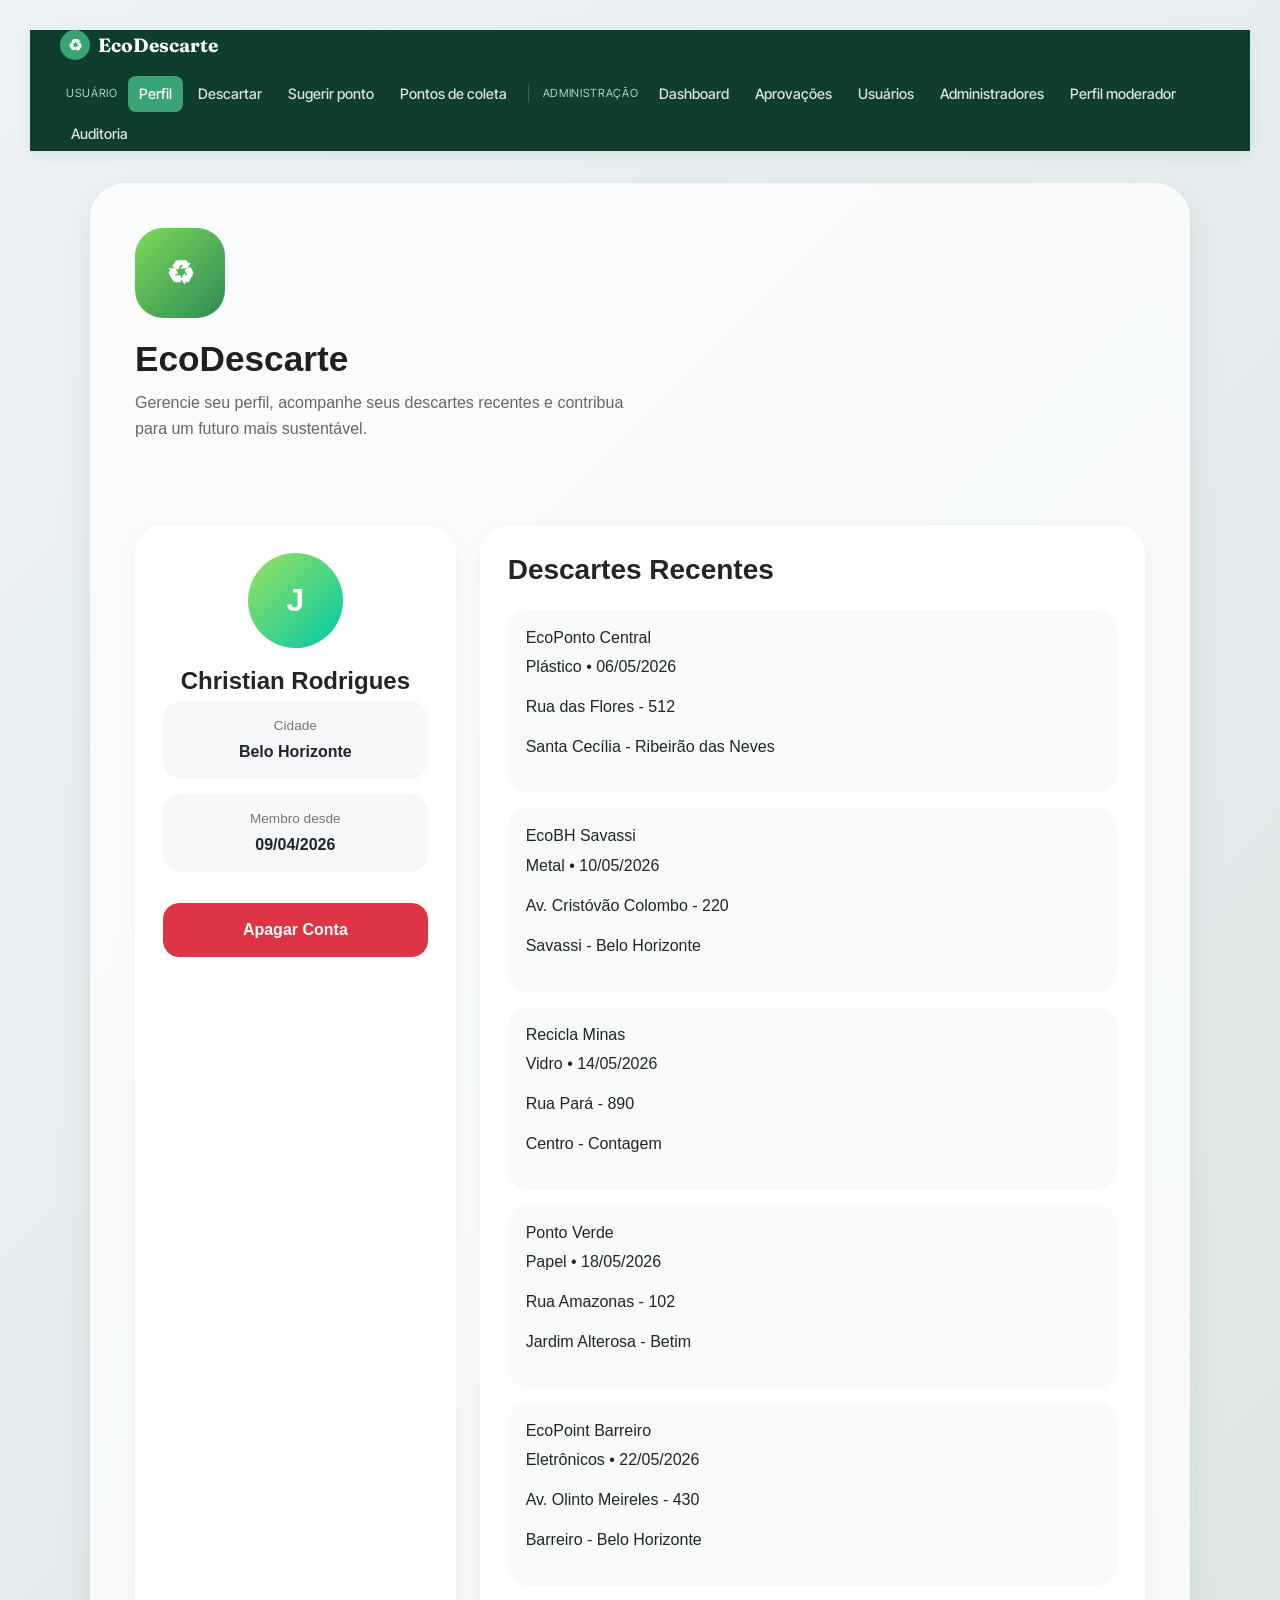
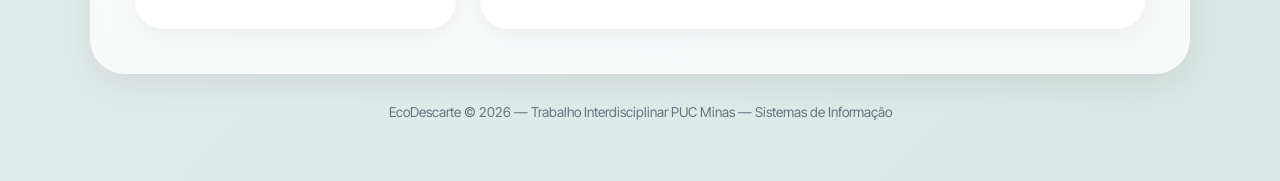
<file: perfil-usuario.html>
<!DOCTYPE html>
<html lang="pt-BR">
<head>
  <meta charset="UTF-8" />
  <meta name="viewport" content="width=device-width, initial-scale=1.0" />
  <title>EcoDescarte — Perfil do Usuário</title>
  <link href="https://cdn.jsdelivr.net/npm/bootstrap@5.3.3/dist/css/bootstrap.min.css" rel="stylesheet" />
  <link rel="preconnect" href="https://fonts.googleapis.com" />
  <link rel="preconnect" href="https://fonts.gstatic.com" crossorigin />
  <link href="https://fonts.googleapis.com/css2?family=Fraunces:opsz,wght@9..144,500;9..144,600;9..144,700&family=Inter+Tight:wght@400;500;600;700&display=swap" rel="stylesheet" />
  <link rel="stylesheet" href="assets/css/tokens.css" />
  <link rel="stylesheet" href="assets/css/eco-nav.css" />
  <link rel="stylesheet" href="assets/css/sprint1.css" />
</head>
<body onload="InicializarPagina()">
  <nav class="eco-topnav" aria-label="Navegação principal">
    <div class="eco-topnav__inner">
      <a class="eco-topnav__brand" href="index.html"><span class="eco-topnav__logo">♻</span> EcoDescarte</a>
      <button class="eco-topnav__toggle" aria-label="Abrir ou fechar menu" onclick="this.parentElement.querySelector('.eco-topnav__links').classList.toggle('is-open')">☰</button>
      <div class="eco-topnav__links">
        <span class="eco-topnav__group">Usuário</span>
        <a href="perfil-usuario.html" class="is-active" aria-current="page">Perfil</a>
        <a href="formulario-descarte.html">Descartar</a>
        <a href="formulario-sugestao.html">Sugerir ponto</a>
        <a href="pontos-coleta.html">Pontos de coleta</a>
        <span class="eco-topnav__group">Administração</span>
        <a href="index.html">Dashboard</a>
        <a href="aprovacoes.html">Aprovações</a>
        <a href="gestao-usuarios.html">Usuários</a>
        <a href="gestao-administradores.html">Administradores</a>
        <a href="perfil-moderador.html">Perfil moderador</a>
        <a href="auditoria.html">Auditoria</a>
      </div>
    </div>
  </nav>

<div class="perfil-container">

    <div class="row align-items-center mb-5">

        <div class="col-lg-7">

            <div class="logo">
                ♻
            </div>

            <h1 class="titulo">
                EcoDescarte
            </h1>

            <p class="subtitulo">
                Gerencie seu perfil, acompanhe seus descartes recentes
                e contribua para um futuro mais sustentável.
            </p>

        </div>

    </div>

    <div class="row g-4">

        <div class="col-lg-4">

            <div class="card-custom text-center">

                <div class="perfil-img">
                    J
                </div>

                <div class="nome" id="TelaNome"></div>

                <div class="info-box">
                    <span>Cidade</span>
                    <strong id="TelaCidade"></strong>
                </div>

                <div class="info-box">
                    <span>Membro desde</span>
                    <strong id="TelaData"></strong>
                </div>

                <button
                    class="btn btn-danger btn-danger-custom w-100 mt-3"
                    onclick="ApagarConta()"
                >
                    Apagar Conta
                </button>

            </div>

        </div>

        <div class="col-lg-8">

            <div class="card-custom">

                <div class="d-flex justify-content-between align-items-center mb-4">

                    <h3 class="fw-bold m-0">
                        Descartes Recentes
                    </h3>

                   

                </div>

                <div id="TelaHistorico"></div>

            </div>

        </div>

    </div>

</div>
  <footer class="eco-footer">EcoDescarte © 2026 — Trabalho Interdisciplinar PUC Minas — Sistemas de Informação</footer>

  <script src="assets/js/perfil-usuario.js"></script>
</body>
</html>
</file>
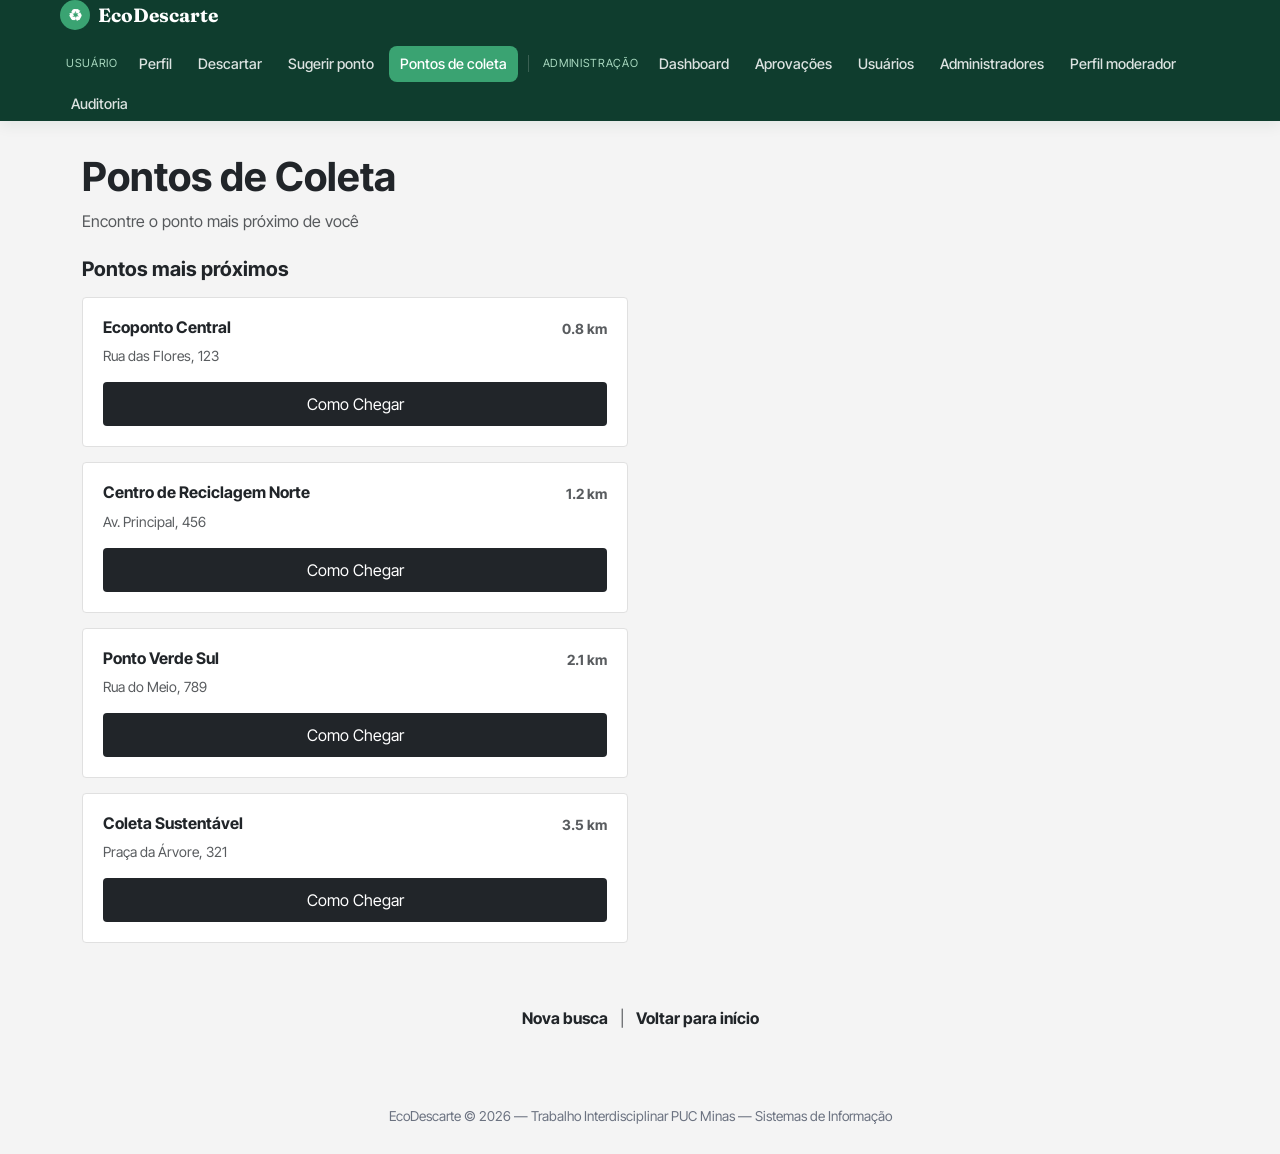
<file: pontos-coleta.html>
<!DOCTYPE html>
<html lang="pt-BR">
<head>
  <meta charset="UTF-8" />
  <meta name="viewport" content="width=device-width, initial-scale=1.0" />
  <title>EcoDescarte — Pontos de Coleta</title>
  <link href="https://cdn.jsdelivr.net/npm/bootstrap@5.3.3/dist/css/bootstrap.min.css" rel="stylesheet" />
  <link rel="preconnect" href="https://fonts.googleapis.com" />
  <link rel="preconnect" href="https://fonts.gstatic.com" crossorigin />
  <link href="https://fonts.googleapis.com/css2?family=Fraunces:opsz,wght@9..144,500;9..144,600;9..144,700&family=Inter+Tight:wght@400;500;600;700&display=swap" rel="stylesheet" />
  <link rel="stylesheet" href="assets/css/tokens.css" />
  <link rel="stylesheet" href="assets/css/eco-nav.css" />
  <link rel="stylesheet" href="assets/css/pontos-coleta.css" />
</head>
<body>
  <nav class="eco-topnav" aria-label="Navegação principal">
    <div class="eco-topnav__inner">
      <a class="eco-topnav__brand" href="index.html"><span class="eco-topnav__logo">♻</span> EcoDescarte</a>
      <button class="eco-topnav__toggle" aria-label="Abrir ou fechar menu" onclick="this.parentElement.querySelector('.eco-topnav__links').classList.toggle('is-open')">☰</button>
      <div class="eco-topnav__links">
        <span class="eco-topnav__group">Usuário</span>
        <a href="perfil-usuario.html">Perfil</a>
        <a href="formulario-descarte.html">Descartar</a>
        <a href="formulario-sugestao.html">Sugerir ponto</a>
        <a href="pontos-coleta.html" class="is-active" aria-current="page">Pontos de coleta</a>
        <span class="eco-topnav__group">Administração</span>
        <a href="index.html">Dashboard</a>
        <a href="aprovacoes.html">Aprovações</a>
        <a href="gestao-usuarios.html">Usuários</a>
        <a href="gestao-administradores.html">Administradores</a>
        <a href="perfil-moderador.html">Perfil moderador</a>
        <a href="auditoria.html">Auditoria</a>
      </div>
    </div>
  </nav>

    <div class="container my-5">
      <header class="mb-4">
        <h1 class="fw-bold">Pontos de Coleta</h1>
        <p class="text-muted">Encontre o ponto mais próximo de você</p>
      </header>

      <main class="row">
        <div class="col-md-6">
          <h2 class="h5 fw-bold mb-3">Pontos mais próximos</h2>
          <div id="lista-pontos"></div>
        </div>
      </main>

      <footer class="text-center mt-5">
        <a href="formulario-descarte.html" class="text-decoration-none text-dark fw-bold">Nova busca</a>
        <span class="mx-2 text-muted">|</span>
        <a href="index.html" class="text-decoration-none text-dark fw-bold">Voltar para início</a>
      </footer>
    </div>

    
  
  <footer class="eco-footer">EcoDescarte © 2026 — Trabalho Interdisciplinar PUC Minas — Sistemas de Informação</footer>

  <script src="assets/js/pontos-coleta.js"></script>
</body>
</html>
</file>
<file: assets/css/tokens.css>
/* =============================================================
   EcoDescarte — Design Tokens (identidade visual compartilhada)
   -------------------------------------------------------------
   Este arquivo centraliza a identidade visual de TODO o sistema:
   paleta de cores, tipografia, raios, sombras e espaçamentos.

   Tanto o Dashboard do Administrador Master (index.html) quanto o
   Painel de Aprovação de Pontos (aprovacoes.html) importam este
   arquivo ANTES do seu CSS específico, garantindo que ambas as
   telas compartilhem exatamente a mesma linguagem visual.

   Paleta: verdes (primário/marca), azul-marinho (tipografia/títulos),
   areia/branco (fundos) e cores de estado (âmbar, vermelho).
   Tipografia: Fraunces (display) + Inter Tight (corpo).
   ============================================================= */

:root {
  /* ---------- Cores principais ---------- */
  --green-900: #0f3d2e;   /* verde floresta profundo (texto/realce forte) */
  --green-700: #1f6f4a;   /* verde primário (ações) */
  --green-500: #3aa372;   /* verde marca */
  --green-300: #a8d8bf;   /* verde claro */
  --green-50:  #ecf6f0;   /* fundo suave */

  --navy-900:  #0b2545;   /* azul-marinho – títulos */
  --navy-700:  #1c3d63;
  --navy-500:  #41608a;

  --sand-50:   #fafaf7;   /* fundo geral */
  --sand-100:  #f3f1ea;
  --white:     #ffffff;

  --gray-200:  #e5e7eb;
  --gray-300:  #d1d5db;
  --gray-500:  #6b7280;
  --gray-700:  #374151;
  --gray-900:  #111827;

  /* ---------- Cores de estado / acento ---------- */
  --amber-500: #d68a0c;   /* aguardando / pendente */
  --amber-50:  #fdf3df;
  --green-status-50: #dff3e6;
  --red-600:   #b42318;   /* inativo / recusado */
  --red-50:    #fde7e3;
  --info-600:  #1c3d63;   /* acento informativo (alinhado ao navy) */
  --violet-600:#5b3b8c;   /* acento secundário */

  /* ---------- Raios & sombras ---------- */
  --radius-sm: 8px;
  --radius-md: 12px;
  --radius-lg: 18px;
  --shadow-sm: 0 1px 2px rgba(15, 61, 46, 0.06);
  --shadow-md: 0 4px 14px rgba(15, 61, 46, 0.08);
  --shadow-lg: 0 18px 40px rgba(15, 61, 46, 0.16);

  /* ---------- Tipografia ---------- */
  --font-display: 'Fraunces', Georgia, serif;
  --font-body:    'Inter Tight', system-ui, -apple-system, 'Segoe UI', sans-serif;

  /* ---------- Layout ---------- */
  --container: 1200px;
  --sidebar-w: 260px;

  /* =============================================================
     Aliases de compatibilidade
     -------------------------------------------------------------
     O Dashboard foi desenvolvido com nomes de variáveis próprios.
     Em vez de reescrever todas as regras, mapeamos esses nomes
     para os tokens canônicos acima — assim o Dashboard passa a
     usar a MESMA identidade visual das demais telas.
     ============================================================= */
  --verde-900: var(--green-900);
  --verde-700: var(--green-700);
  --verde-500: var(--green-500);
  --verde-300: var(--green-300);
  --verde-100: var(--green-50);
  --verde-50:  var(--green-50);

  --azul:     var(--info-600);
  --laranja:  var(--amber-500);
  --vermelho: var(--red-600);
  --roxo:     var(--violet-600);
  --amarelo:  var(--green-500);

  --cinza-900: var(--navy-900);
  --cinza-700: var(--gray-700);
  --cinza-500: var(--gray-500);
  --cinza-300: var(--gray-300);
  --cinza-200: var(--gray-200);
  --cinza-100: var(--sand-100);
  --cinza-50:  var(--sand-50);
  --branco:    var(--white);

  --sombra:   var(--shadow-sm);
  --sombra-2: var(--shadow-md);
  --raio:     var(--radius-sm);
}

/* ---------- Reset base compartilhado ---------- */
*,
*::before,
*::after { box-sizing: border-box; }

html, body { margin: 0; padding: 0; }

body {
  font-family: var(--font-body);
  -webkit-font-smoothing: antialiased;
  text-rendering: optimizeLegibility;
}

/* Acessibilidade: foco visível e consistente em toda a aplicação */
a:focus-visible,
button:focus-visible,
input:focus-visible,
select:focus-visible,
textarea:focus-visible {
  outline: 2px solid var(--green-500);
  outline-offset: 2px;
}
</file>
<file: assets/css/dashboard.css>
/* =============================================================
   EcoDescarte — Dashboard do Administrador Master
   -------------------------------------------------------------
   Estilos específicos da tela de Dashboard.
   A paleta, a tipografia, os raios e as sombras vêm de tokens.css
   (identidade visual compartilhada com as demais telas).
   ============================================================= */

body {
  background:
    radial-gradient(1200px 600px at -10% -10%, rgba(58, 163, 114, 0.08), transparent 60%),
    radial-gradient(900px 500px at 110% 0%, rgba(11, 37, 69, 0.05), transparent 60%),
    var(--sand-50);
  color: var(--navy-900);
  font-size: 14px;
  line-height: 1.5;
  min-height: 100vh;
}

/* ============================================
   LAYOUT
   ============================================ */
.layout {
  display: flex;
  min-height: 100vh;
}

/* ============================================
   SIDEBAR
   ============================================ */
.sidebar {
  width: var(--sidebar-w);
  background: linear-gradient(180deg, var(--green-900) 0%, var(--green-700) 100%);
  color: var(--white);
  display: flex;
  flex-direction: column;
  position: fixed;
  top: 0;
  left: 0;
  height: 100vh;
  z-index: 100;
  box-shadow: 2px 0 8px rgba(0, 0, 0, 0.08);
  transition: transform 0.3s ease;
}

.brand {
  padding: 24px 20px;
  display: flex;
  align-items: center;
  gap: 12px;
  border-bottom: 1px solid rgba(255, 255, 255, 0.12);
}

.brand-logo {
  width: 44px;
  height: 44px;
  border-radius: 12px;
  background: var(--white);
  color: var(--green-700);
  display: grid;
  place-items: center;
  flex-shrink: 0;
}
.brand-logo svg { width: 24px; height: 24px; }

.brand-name {
  font-family: var(--font-display);
  font-size: 18px;
  font-weight: 600;
  letter-spacing: -0.3px;
}

.brand-sub {
  font-size: 11px;
  opacity: 0.78;
  text-transform: uppercase;
  letter-spacing: 1px;
}

.menu {
  flex: 1;
  padding: 16px 12px;
  display: flex;
  flex-direction: column;
  gap: 4px;
}

.menu-item {
  display: flex;
  align-items: center;
  gap: 12px;
  padding: 12px 14px;
  border-radius: var(--radius-sm);
  color: rgba(255, 255, 255, 0.85);
  text-decoration: none;
  font-size: 14px;
  font-weight: 500;
  transition: background 0.2s, color 0.2s;
  cursor: pointer;
}

.menu-item:hover {
  background: rgba(255, 255, 255, 0.1);
  color: var(--white);
}

.menu-item.active {
  background: rgba(255, 255, 255, 0.18);
  color: var(--white);
  font-weight: 600;
  box-shadow: inset 3px 0 0 var(--white);
}

.menu-item.sair {
  margin-top: 16px;
  border-top: 1px solid rgba(255, 255, 255, 0.12);
  border-radius: 0;
  padding-top: 20px;
  color: rgba(255, 255, 255, 0.7);
}

.menu-icon {
  width: 22px;
  height: 22px;
  display: grid;
  place-items: center;
  flex-shrink: 0;
}
.menu-icon svg { width: 19px; height: 19px; }

.sidebar-footer {
  padding: 16px;
  border-top: 1px solid rgba(255, 255, 255, 0.12);
}

.user-mini {
  display: flex;
  align-items: center;
  gap: 12px;
}

.user-avatar {
  width: 40px;
  height: 40px;
  border-radius: 50%;
  background: var(--green-300);
  color: var(--green-900);
  display: grid;
  place-items: center;
  font-weight: 700;
  font-size: 14px;
  flex-shrink: 0;
}

.user-name { font-size: 13px; font-weight: 600; }
.user-role { font-size: 11px; opacity: 0.7; }

/* ============================================
   BOTÃO HAMBÚRGUER (mobile)
   ============================================ */
.btn-menu {
  display: none;
  position: fixed;
  top: 16px;
  left: 16px;
  z-index: 200;
  width: 44px;
  height: 44px;
  border: none;
  border-radius: var(--radius-sm);
  background: var(--green-700);
  color: var(--white);
  cursor: pointer;
  flex-direction: column;
  justify-content: center;
  align-items: center;
  gap: 4px;
  box-shadow: var(--shadow-sm);
}

.btn-menu span {
  display: block;
  width: 22px;
  height: 2px;
  background: var(--white);
  border-radius: 2px;
}

.overlay {
  display: none;
  position: fixed;
  inset: 0;
  background: rgba(0, 0, 0, 0.5);
  z-index: 99;
}
.overlay.active { display: block; }

/* ============================================
   MAIN
   ============================================ */
.main {
  flex: 1;
  margin-left: var(--sidebar-w);
  padding: 32px;
  min-width: 0;
}

.page-header {
  display: flex;
  justify-content: space-between;
  align-items: flex-end;
  margin-bottom: 28px;
  padding-bottom: 20px;
  border-bottom: 2px solid var(--gray-200);
  flex-wrap: wrap;
  gap: 16px;
}

.page-header h1 {
  font-family: var(--font-display);
  font-size: 28px;
  font-weight: 600;
  color: var(--green-900);
  letter-spacing: -0.5px;
}

.subtitle {
  color: var(--gray-500);
  font-size: 14px;
  margin-top: 4px;
}

.badge-live {
  background: var(--green-50);
  color: var(--green-700);
  padding: 6px 14px;
  border-radius: 20px;
  font-size: 12px;
  font-weight: 600;
  border: 1px solid var(--green-300);
}

/* ============================================
   CARDS DE MÉTRICAS
   ============================================ */
.cards-grid {
  display: grid;
  grid-template-columns: repeat(auto-fit, minmax(220px, 1fr));
  gap: 16px;
  margin-bottom: 28px;
}

.metric-card {
  background: var(--white);
  border: 1px solid var(--gray-200);
  border-radius: var(--radius-md);
  padding: 20px;
  box-shadow: var(--shadow-sm);
  border-left: 4px solid var(--green-700);
  transition: transform 0.2s, box-shadow 0.2s;
  position: relative;
  overflow: hidden;
}

.metric-card:hover {
  transform: translateY(-2px);
  box-shadow: var(--shadow-md);
}

.metric-card.azul     { border-left-color: var(--info-600); }
.metric-card.laranja  { border-left-color: var(--amber-500); }
.metric-card.vermelho { border-left-color: var(--red-600); }
.metric-card.amarelo  { border-left-color: var(--green-500); }
.metric-card.roxo     { border-left-color: var(--violet-600); }

.metric-label {
  font-size: 11px;
  text-transform: uppercase;
  letter-spacing: 0.8px;
  color: var(--gray-500);
  font-weight: 600;
  margin-bottom: 8px;
}

.metric-value {
  font-family: var(--font-display);
  font-size: 32px;
  font-weight: 600;
  color: var(--green-700);
  line-height: 1;
  margin-bottom: 6px;
}

.metric-card.azul     .metric-value { color: var(--info-600); }
.metric-card.laranja  .metric-value { color: var(--amber-500); }
.metric-card.vermelho .metric-value { color: var(--red-600); }
.metric-card.amarelo  .metric-value { color: var(--green-500); }
.metric-card.roxo     .metric-value { color: var(--violet-600); }

.metric-extra {
  font-size: 12px;
  color: var(--gray-500);
}

.metric-icon {
  position: absolute;
  top: 16px;
  right: 16px;
  font-size: 26px;
  opacity: 0.16;
}

/* ============================================
   CARD GENÉRICO
   ============================================ */
.card {
  background: var(--white);
  border: 1px solid var(--gray-200);
  border-radius: var(--radius-lg);
  padding: 24px;
  box-shadow: var(--shadow-sm);
  margin-bottom: 24px;
}

.card-head {
  display: flex;
  justify-content: space-between;
  align-items: flex-start;
  margin-bottom: 20px;
  flex-wrap: wrap;
  gap: 12px;
}

.card-head h2 {
  font-family: var(--font-display);
  font-size: 18px;
  font-weight: 600;
  color: var(--navy-900);
  letter-spacing: -0.3px;
}

.card-sub {
  font-size: 12px;
  color: var(--gray-500);
  margin-top: 2px;
}

.chart-legend {
  font-size: 12px;
  color: var(--gray-700);
  display: flex;
  align-items: center;
  gap: 6px;
}

.legend-dot {
  display: inline-block;
  width: 10px;
  height: 10px;
  border-radius: 50%;
  background: var(--green-700);
}

.result-counter {
  font-size: 12px;
  color: var(--gray-500);
  background: var(--sand-100);
  padding: 6px 12px;
  border-radius: 14px;
  font-weight: 600;
}

/* ============================================
   GRÁFICO
   ============================================ */
.chart-wrapper {
  width: 100%;
  overflow-x: auto;
}

#grafico-pontos {
  display: block;
  max-width: 100%;
  height: auto;
}

/* ============================================
   FILTROS
   ============================================ */
.filters {
  display: flex;
  gap: 14px;
  flex-wrap: wrap;
  align-items: flex-end;
  margin-bottom: 20px;
  padding: 16px;
  background: var(--sand-50);
  border-radius: var(--radius-md);
  border: 1px solid var(--gray-200);
}

.filter-group {
  display: flex;
  flex-direction: column;
  gap: 6px;
  min-width: 160px;
}

.filter-search {
  flex: 1;
  min-width: 220px;
}

.filter-group label {
  font-size: 11px;
  text-transform: uppercase;
  letter-spacing: 0.5px;
  color: var(--gray-700);
  font-weight: 600;
}

.filter-group input,
.filter-group select {
  padding: 9px 12px;
  border: 1px solid var(--gray-300);
  border-radius: var(--radius-sm);
  font-size: 13px;
  background: var(--white);
  color: var(--navy-900);
  font-family: inherit;
  transition: border-color 0.2s, box-shadow 0.2s;
}

.filter-group input:focus,
.filter-group select:focus {
  outline: none;
  border-color: var(--green-500);
  box-shadow: 0 0 0 3px rgba(58, 163, 114, 0.18);
}

.btn-secondary {
  padding: 9px 18px;
  border: 1px solid var(--gray-300);
  background: var(--white);
  color: var(--gray-700);
  border-radius: var(--radius-sm);
  font-size: 13px;
  font-weight: 600;
  cursor: pointer;
  font-family: inherit;
  transition: background 0.2s, border-color 0.2s, color 0.2s;
  height: 38px;
}

.btn-secondary:hover {
  background: var(--green-50);
  border-color: var(--green-500);
  color: var(--green-700);
}

/* ============================================
   TABELA
   ============================================ */
.table-wrapper {
  overflow-x: auto;
  border-radius: var(--radius-md);
  border: 1px solid var(--gray-200);
}

.data-table {
  width: 100%;
  border-collapse: collapse;
  font-size: 13px;
  min-width: 800px;
}

.data-table thead {
  background: var(--green-50);
}

.data-table th {
  padding: 12px 14px;
  text-align: left;
  font-weight: 700;
  color: var(--green-900);
  text-transform: uppercase;
  font-size: 11px;
  letter-spacing: 0.5px;
  border-bottom: 2px solid var(--green-300);
  white-space: nowrap;
}

.data-table td {
  padding: 12px 14px;
  border-bottom: 1px solid var(--gray-200);
  color: var(--gray-700);
  vertical-align: middle;
}

.data-table tbody tr { transition: background 0.15s; }
.data-table tbody tr:hover { background: var(--green-50); }
.data-table tbody tr:last-child td { border-bottom: none; }

.col-nome {
  font-weight: 600;
  color: var(--navy-900);
}

.col-qtd {
  font-weight: 700;
  color: var(--green-700);
  text-align: right;
  font-variant-numeric: tabular-nums;
}

/* Badges de status */
.badge {
  display: inline-block;
  padding: 4px 10px;
  border-radius: 12px;
  font-size: 11px;
  font-weight: 700;
  text-transform: uppercase;
  letter-spacing: 0.3px;
  white-space: nowrap;
}

.badge-ativo {
  background: var(--green-status-50);
  color: var(--green-900);
  border: 1px solid var(--green-300);
}

.badge-inativo {
  background: var(--red-50);
  color: var(--red-600);
  border: 1px solid #ef9a9a;
}

.badge-aguardando {
  background: var(--amber-50);
  color: var(--amber-500);
  border: 1px solid #ffcc80;
}

/* Tipo de resíduo (chip) */
.chip {
  display: inline-block;
  background: var(--sand-100);
  color: var(--gray-700);
  padding: 3px 9px;
  border-radius: 10px;
  font-size: 11px;
  font-weight: 600;
}

.empty-state {
  padding: 40px;
  text-align: center;
  color: var(--gray-500);
  font-size: 14px;
}

/* ============================================
   FOOTER
   ============================================ */
.page-footer {
  margin-top: 40px;
  padding-top: 20px;
  border-top: 1px solid var(--gray-200);
  text-align: center;
  font-size: 12px;
  color: var(--gray-500);
}

/* ============================================
   TOAST (notificações não bloqueantes)
   ============================================ */
.toast-stack {
  position: fixed;
  bottom: 24px;
  right: 24px;
  display: flex;
  flex-direction: column;
  gap: 10px;
  z-index: 300;
}

.toast {
  background: var(--navy-900);
  color: var(--white);
  padding: 12px 16px;
  border-radius: var(--radius-md);
  box-shadow: var(--shadow-lg);
  font-size: 13px;
  max-width: 320px;
  display: flex;
  align-items: center;
  gap: 10px;
  animation: toastIn 0.25s ease both;
}
.toast--info  { border-left: 4px solid var(--green-500); }
.toast__icon  { width: 18px; height: 18px; flex-shrink: 0; }

@keyframes toastIn {
  from { opacity: 0; transform: translateY(10px); }
  to   { opacity: 1; transform: translateY(0); }
}

/* ============================================
   RESPONSIVIDADE
   ============================================ */

/* Tablet */
@media (max-width: 1024px) {
  .main { padding: 24px; }
  .page-header h1 { font-size: 24px; }
  .metric-value { font-size: 26px; }
  .cards-grid {
    grid-template-columns: repeat(auto-fit, minmax(180px, 1fr));
  }
}

/* Mobile */
@media (max-width: 768px) {
  .btn-menu { display: flex; }

  .sidebar { transform: translateX(-100%); }
  .sidebar.open { transform: translateX(0); }

  .main {
    margin-left: 0;
    padding: 72px 16px 24px 16px;
  }

  .page-header {
    flex-direction: column;
    align-items: flex-start;
  }
  .page-header h1 { font-size: 22px; }

  .cards-grid {
    grid-template-columns: 1fr 1fr;
    gap: 12px;
  }

  .metric-card { padding: 14px; }
  .metric-value { font-size: 22px; }
  .metric-icon { font-size: 20px; }

  .card { padding: 16px; }
  .card-head h2 { font-size: 16px; }

  .filters {
    flex-direction: column;
    align-items: stretch;
  }
  .filter-group { min-width: 0; width: 100%; }

  .data-table { font-size: 12px; }
  .data-table th,
  .data-table td { padding: 8px 10px; }

  .toast-stack { left: 16px; right: 16px; bottom: 16px; }
  .toast { max-width: none; }
}

@media (max-width: 420px) {
  .cards-grid { grid-template-columns: 1fr; }
}

/* ===== Rótulos de seção no menu lateral (integração multi-telas) ===== */
.menu-label {
  display: block;
  font-size: 0.7rem;
  text-transform: uppercase;
  letter-spacing: 0.07em;
  color: var(--green-300);
  margin: 16px 16px 6px;
  font-weight: 600;
}
.menu-label:first-child { margin-top: 4px; }
</file>
<file: assets/css/eco-nav.css>
/* =============================================================
   EcoDescarte — Barra de navegação compartilhada (eco-nav.css)
   -------------------------------------------------------------
   Barra de navegação única, presente em todas as telas integradas,
   garantindo que o usuário consiga circular por toda a aplicação.
   Usa os tokens de cor/tipografia definidos em tokens.css.
   ============================================================= */

.eco-topnav {
  background: var(--green-900);
  color: var(--white);
  font-family: var(--font-body);
  box-shadow: var(--shadow-md);
  position: sticky;
  top: 0;
  z-index: 1000;
}

.eco-topnav__inner {
  max-width: var(--container);
  margin: 0 auto;
  padding: 0 20px;
  display: flex;
  align-items: center;
  gap: 16px;
  min-height: 60px;
  flex-wrap: wrap;
}

.eco-topnav__brand {
  display: inline-flex;
  align-items: center;
  gap: 8px;
  font-family: var(--font-display);
  font-weight: 700;
  font-size: 1.2rem;
  color: var(--white);
  text-decoration: none;
  white-space: nowrap;
}

.eco-topnav__logo {
  display: inline-grid;
  place-items: center;
  width: 30px;
  height: 30px;
  border-radius: 50%;
  background: var(--green-500);
  color: var(--white);
  font-size: 1rem;
}

.eco-topnav__toggle {
  margin-left: auto;
  display: none;
  background: transparent;
  border: 1px solid rgba(255, 255, 255, 0.35);
  color: var(--white);
  font-size: 1.2rem;
  line-height: 1;
  padding: 6px 12px;
  border-radius: var(--radius-sm);
  cursor: pointer;
}

.eco-topnav__links {
  display: flex;
  align-items: center;
  gap: 4px;
  flex-wrap: wrap;
  margin-left: auto;
}

.eco-topnav__group {
  font-size: 0.7rem;
  text-transform: uppercase;
  letter-spacing: 0.06em;
  color: var(--green-300);
  padding: 0 6px 0 14px;
  border-left: 1px solid rgba(255, 255, 255, 0.18);
  margin-left: 6px;
}

.eco-topnav__group:first-of-type {
  border-left: 0;
  margin-left: 0;
  padding-left: 6px;
}

.eco-topnav__links a {
  color: rgba(255, 255, 255, 0.85);
  text-decoration: none;
  font-size: 0.9rem;
  font-weight: 500;
  padding: 7px 11px;
  border-radius: var(--radius-sm);
  white-space: nowrap;
  transition: background 0.15s ease, color 0.15s ease;
}

.eco-topnav__links a:hover {
  background: rgba(255, 255, 255, 0.12);
  color: var(--white);
}

.eco-topnav__links a.is-active,
.eco-topnav__links a[aria-current="page"] {
  background: var(--green-500);
  color: var(--white);
}

/* Rodapé padrão das telas integradas */
.eco-footer {
  text-align: center;
  color: var(--gray-500);
  font-family: var(--font-body);
  font-size: 0.85rem;
  padding: 28px 16px;
}

@media (max-width: 860px) {
  .eco-topnav__toggle { display: inline-block; }
  .eco-topnav__links {
    display: none;
    width: 100%;
    flex-direction: column;
    align-items: flex-start;
    margin: 0 0 12px;
    gap: 2px;
  }
  .eco-topnav__links.is-open { display: flex; }
  .eco-topnav__group {
    border-left: 0;
    margin: 8px 0 2px;
    padding-left: 6px;
  }
  .eco-topnav__links a { width: 100%; }
}
</file>
<file: assets/css/auditoria.css>
body {
  background-color: #f8f9fa;
}

.nav-tabs .nav-link {
  color: #495057;
  border: none;
  background: none;
}

.nav-tabs .nav-link.active {
  color: #ffffff;
  background-color: #212529;
  border-radius: 4px;
}

.card-resumo {
  border-left: 4px solid #0d6efd;
}

.card-sucesso {
  border-left-color: #198754;
}

.card-aviso {
  border-left-color: #ffc107;
}

.card-erro {
  border-left-color: #dc3545;
}


/* ===== EcoDescarte — ajustes de integração (navegação compartilhada) ===== */
html, body { min-height: 100%; }
body {
  display: block !important;
  align-items: stretch !important;
  justify-content: flex-start !important;
}
body > .container,
body > .perfil-container,
body > .container-admin {
  margin-left: auto !important;
  margin-right: auto !important;
  margin-top: 32px !important;
}
</file>
<file: assets/css/formulario-descarte.css>
:root {
  --primary-color: #1a1a1a;
  --bg-color: #f5f5f5;
  --card-bg: #ffffff;
  --border-color: #cccccc;
  --text-muted: #666666;
}

* {
  box-sizing: border-box;
  margin: 0;
  padding: 0;
  font-family: 'Arial', sans-serif;
}

body {
  background-color: var(--bg-color);
  display: flex;
  justify-content: center;
  align-items: center;
  min-height: 100vh;
  padding: 20px;
}

.container {
  background: var(--card-bg);
  padding: 40px;
  border-radius: 4px;
  box-shadow: 0 2px 10px rgba(0, 0, 0, 0.05);
  width: 100%;
  max-width: 600px;
}

.hidden {
  display: none !important;
}

.mb-25 {
  margin-bottom: 25px;
}

h1 {
  font-size: 28px;
  font-weight: bold;
  color: #000000;
  margin-bottom: 5px;
}

.subtitle {
  font-size: 14px;
  color: var(--text-muted);
  margin-bottom: 30px;
}

.user-session-info {
  background-color: #e9ecef;
  padding: 10px 15px;
  border-radius: 4px;
  margin-bottom: 20px;
  display: flex;
  justify-content: space-between;
  align-items: center;
  font-size: 14px;
}

.form-group {
  margin-bottom: 25px;
  border: 1px solid var(--border-color);
  padding: 25px;
  border-radius: 4px;
}

label {
  display: block;
  font-weight: bold;
  font-size: 14px;
  margin-bottom: 15px;
}

.input-text {
  width: 100%;
  padding: 12px;
  border: 1px solid var(--border-color);
  border-radius: 4px;
  font-size: 14px;
}

.residue-grid {
  display: grid;
  grid-template-columns: repeat(auto-fit, minmax(90px, 1fr));
  gap: 10px;
}

.residue-btn {
  background: #ffffff;
  border: 1px solid var(--border-color);
  padding: 12px 5px;
  font-size: 14px;
  cursor: pointer;
  border-radius: 4px;
  text-align: center;
  transition: all 0.2s ease;
}

.residue-btn:hover {
  border-color: var(--primary-color);
}

.residue-btn.selected {
  background: var(--primary-color);
  color: #ffffff;
  border-color: var(--primary-color);
}

.btn-submit {
  width: 100%;
  background: var(--primary-color);
  color: #ffffff;
  border: none;
  padding: 15px;
  font-size: 16px;
  font-weight: bold;
  cursor: pointer;
  border-radius: 4px;
  margin-top: 10px;
}

.btn-submit:hover {
  opacity: 0.9;
}

.link-navigation {
  display: block;
  text-align: center;
  margin-top: 20px;
  color: #000000;
  text-decoration: underline;
  font-size: 14px;
  cursor: pointer;
}

.alert {
  padding: 12px;
  background-color: #f8d7da;
  color: #721c24;
  border: 1px solid #f5c6cb;
  border-radius: 4px;
  margin-bottom: 20px;
  font-size: 14px;
}

.results-box {
  margin: 20px 0;
}

.point-item {
  background: #f9f9f9;
  border-left: 4px solid var(--primary-color);
  padding: 15px;
  margin-bottom: 15px;
  border-radius: 4px;
}

.point-item h3 {
  font-size: 16px;
  margin-bottom: 5px;
}

.point-item p {
  font-size: 14px;
  color: #333;
}

.status-green {
  color: #28a745;
  font-weight: bold;
  margin-top: 5px;
}


/* ===== EcoDescarte — ajustes de integração (navegação compartilhada) ===== */
html, body { min-height: 100%; }
body {
  display: block !important;
  align-items: stretch !important;
  justify-content: flex-start !important;
}
body > .container,
body > .perfil-container,
body > .container-admin {
  margin-left: auto !important;
  margin-right: auto !important;
  margin-top: 32px !important;
}
</file>
<file: assets/css/gestao-usuarios.css>
.nav-link.active {
    background-color: #0d6efd;
    border-radius: 5px;
}

.badge-status {
    padding: 5px 12px;
    border-radius: 20px;
    font-size: 12px;
}

.badge-Ativo {
    background-color: #28a745;
    color: white;
}

.badge-Suspenso {
    background-color: #ffc107;
    color: #000;
}

.badge-Banido {
    background-color: #dc3545;
    color: white;
}

.btn-gerenciar {
    padding: 2px 8px;
    font-size: 12px;
}

.table-responsive {
    max-height: 500px;
    overflow-y: auto;
}

.table th {
    position: sticky;
    top: 0;
    background-color: #212529;
    z-index: 10;
}

.usuario-suspenso {
    background-color: #fff3cd !important;
}

.usuario-banido {
    background-color: #f8d7da !important;
}

/* ===== EcoDescarte — ajustes de integração (navegação compartilhada) ===== */
html, body { min-height: 100%; }
body {
  display: block !important;
  align-items: stretch !important;
  justify-content: flex-start !important;
}
body > .container,
body > .perfil-container,
body > .container-admin {
  margin-left: auto !important;
  margin-right: auto !important;
  margin-top: 32px !important;
}
</file>
<file: assets/css/perfil-moderador.css>
body {
    background-color: #f5f7fa;
    padding: 40px;
    font-family: "Lato", sans-serif;
}

.logo {
    width: 80px;
    height: 80px;
    border-radius: 20px;
    background: #198754;
    color: white;
    font-size: 2rem;
    display: flex;
    justify-content: center;
    align-items: center;
    margin-bottom: 20px;
}

.titulo {
    font-size: 3rem;
    font-weight: 800;
    color: #212529;
}

.subtitulo {
    font-size: 1.1rem;
    color: #6c757d;
    max-width: 700px;
}

.card-custom {
    background: white;
    border-radius: 20px;
    padding: 30px;
    box-shadow: 0 5px 20px rgba(0,0,0,0.05);
    height: 100%;
}

.perfil-img {
    width: 110px;
    height: 110px;
    border-radius: 50%;
    background: #198754;
    color: white;
    font-size: 2.5rem;
    font-weight: bold;
    margin: 0 auto 20px;
    display: flex;
    justify-content: center;
    align-items: center;
}

.nome {
    font-size: 1.4rem;
    font-weight: 700;
    margin-bottom: 25px;
    color: #212529;
}

.info-box {
    background: #f8f9fa;
    border-radius: 12px;
    padding: 15px;
    margin-bottom: 15px;
}

.info-box span {
    display: block;
    font-size: 0.85rem;
    color: #6c757d;
}

.info-box strong {
    font-size: 1rem;
    color: #212529;
}

.btn-secondary-custom {
    border-radius: 12px;
    padding: 12px;
}

#TelaHistoricoModeracao {
    display: flex;
    flex-direction: column;
    gap: 15px;
}

.atividade-card {
    border: 1px solid #e9ecef;
    border-radius: 15px;
    padding: 20px;
    transition: 0.3s;
}

.atividade-card:hover {
    transform: translateY(-3px);
    box-shadow: 0 5px 15px rgba(0,0,0,.08);
}

.atividade-titulo {
    font-size: 1rem;
    font-weight: 700;
    margin-bottom: 8px;
}

.atividade-info {
    color: #6c757d;
    font-size: .95rem;
}

.badge-aprovado {
    background: #d1e7dd;
    color: #0f5132;
    padding: 8px 12px;
    border-radius: 8px;
}

.badge-recusado {
    background: #f8d7da;
    color: #842029;
    padding: 8px 12px;
    border-radius: 8px;
}

.badge-pendente {
    background: #fff3cd;
    color: #664d03;
    padding: 8px 12px;
    border-radius: 8px;
}

@media (max-width: 991px) {

    body {
        padding: 20px;
    }

    .titulo {
        font-size: 2rem;
    }

    .card-custom {
        padding: 20px;
    }
}

/* ===== EcoDescarte — ajustes de integração (navegação compartilhada) ===== */
html, body { min-height: 100%; }
body {
  display: block !important;
  align-items: stretch !important;
  justify-content: flex-start !important;
}
body > .container,
body > .perfil-container,
body > .container-admin {
  margin-left: auto !important;
  margin-right: auto !important;
  margin-top: 32px !important;
}
</file>
<file: assets/css/sprint1.css>
body{
            min-height: 100vh;
            background: linear-gradient(135deg, #edf2f7, #dbe7e4);
            display: flex;
            justify-content: center;
            align-items: center;
            font-family: Arial, Helvetica, sans-serif;
            padding: 30px;
        }

        .perfil-container{
            width: 100%;
            max-width: 1100px;
            background: rgba(255,255,255,0.75);
            backdrop-filter: blur(10px);
            border-radius: 35px;
            padding: 45px;
            box-shadow: 0 10px 35px rgba(0,0,0,0.08);
        }

        .logo{
            width: 90px;
            height: 90px;
            border-radius: 28px;
            background: linear-gradient(135deg, #7ed957, #2e8b57);
            margin-bottom: 20px;
            display: flex;
            justify-content: center;
            align-items: center;
            color: white;
            font-size: 2rem;
            font-weight: bold;
        }

        .titulo{
            font-size: 2.8rem;
            font-weight: 700;
            color: #1f1f1f;
        }

        .subtitulo{
            color: #666;
            max-width: 500px;
            margin-top: 10px;
            line-height: 1.6;
        }

        .card-custom{
            background: white;
            border-radius: 28px;
            padding: 28px;
            box-shadow: 0 5px 20px rgba(0,0,0,0.05);
            height: 100%;
        }

        .perfil-img{
            width: 95px;
            height: 95px;
            border-radius: 50%;
            background: linear-gradient(135deg, #9be15d, #00c9a7);
            display: flex;
            justify-content: center;
            align-items: center;
            color: white;
            font-size: 2rem;
            font-weight: bold;
            margin: 0 auto 15px auto;
        }

        .nome{
            font-size: 1.5rem;
            font-weight: bold;
            margin-bottom: 2px;
        }

        .info-box{
            background: #f5f7f8;
            border-radius: 18px;
            padding: 15px;
            margin-bottom: 15px;
        }

        .info-box span{
            display: block;
            font-size: 0.85rem;
            color: #777;
            margin-bottom: 4px;
        }

        .descarte-item{
            background: #f7faf9;
            border-radius: 20px;
            padding: 18px;
            margin-bottom: 15px;
        }

        .btn-danger-custom{
            border-radius: 16px;
            padding: 14px;
            font-weight: bold;
        }

 
        .container-admin{
            width: 100%;
            max-width: 900px;
            background: white;
            border-radius: 30px;
            padding: 40px;
            box-shadow: 0 10px 35px rgba(0,0,0,0.08);
        }

        .titulo{
            font-size: 2.2rem;
            font-weight: bold;
            margin-bottom: 10px;
        }

        .subtitulo{
            color: #666;
            margin-bottom: 35px;
        }

        .card-admin{
            background: #f8f9fa;
            border-radius: 20px;
            padding: 20px;
            margin-bottom: 15px;
        }

    

/* ===== EcoDescarte — ajustes de integração (navegação compartilhada) ===== */
html, body { min-height: 100%; }
body {
  display: block !important;
  align-items: stretch !important;
  justify-content: flex-start !important;
}
body > .container,
body > .perfil-container,
body > .container-admin {
  margin-left: auto !important;
  margin-right: auto !important;
  margin-top: 32px !important;
}
</file>
<file: assets/css/pontos-coleta.css>
body {
  background-color: #f4f4f4;
}

.card-ponto {
  background-color: #ffffff;
  border: 1px solid #e0e0e0;
  border-radius: 4px;
  padding: 20px;
  margin-bottom: 15px;
}

.btn-chegar {
  background-color: #212529;
  color: #ffffff;
  border: none;
  border-radius: 4px;
  padding: 10px;
  width: 100%;
}

.btn-chegar:hover {
  background-color: #343a40;
  color: #ffffff;
}


/* ===== EcoDescarte — ajustes de integração (navegação compartilhada) ===== */
html, body { min-height: 100%; }
body {
  display: block !important;
  align-items: stretch !important;
  justify-content: flex-start !important;
}
body > .container,
body > .perfil-container,
body > .container-admin {
  margin-left: auto !important;
  margin-right: auto !important;
  margin-top: 32px !important;
}
</file>
